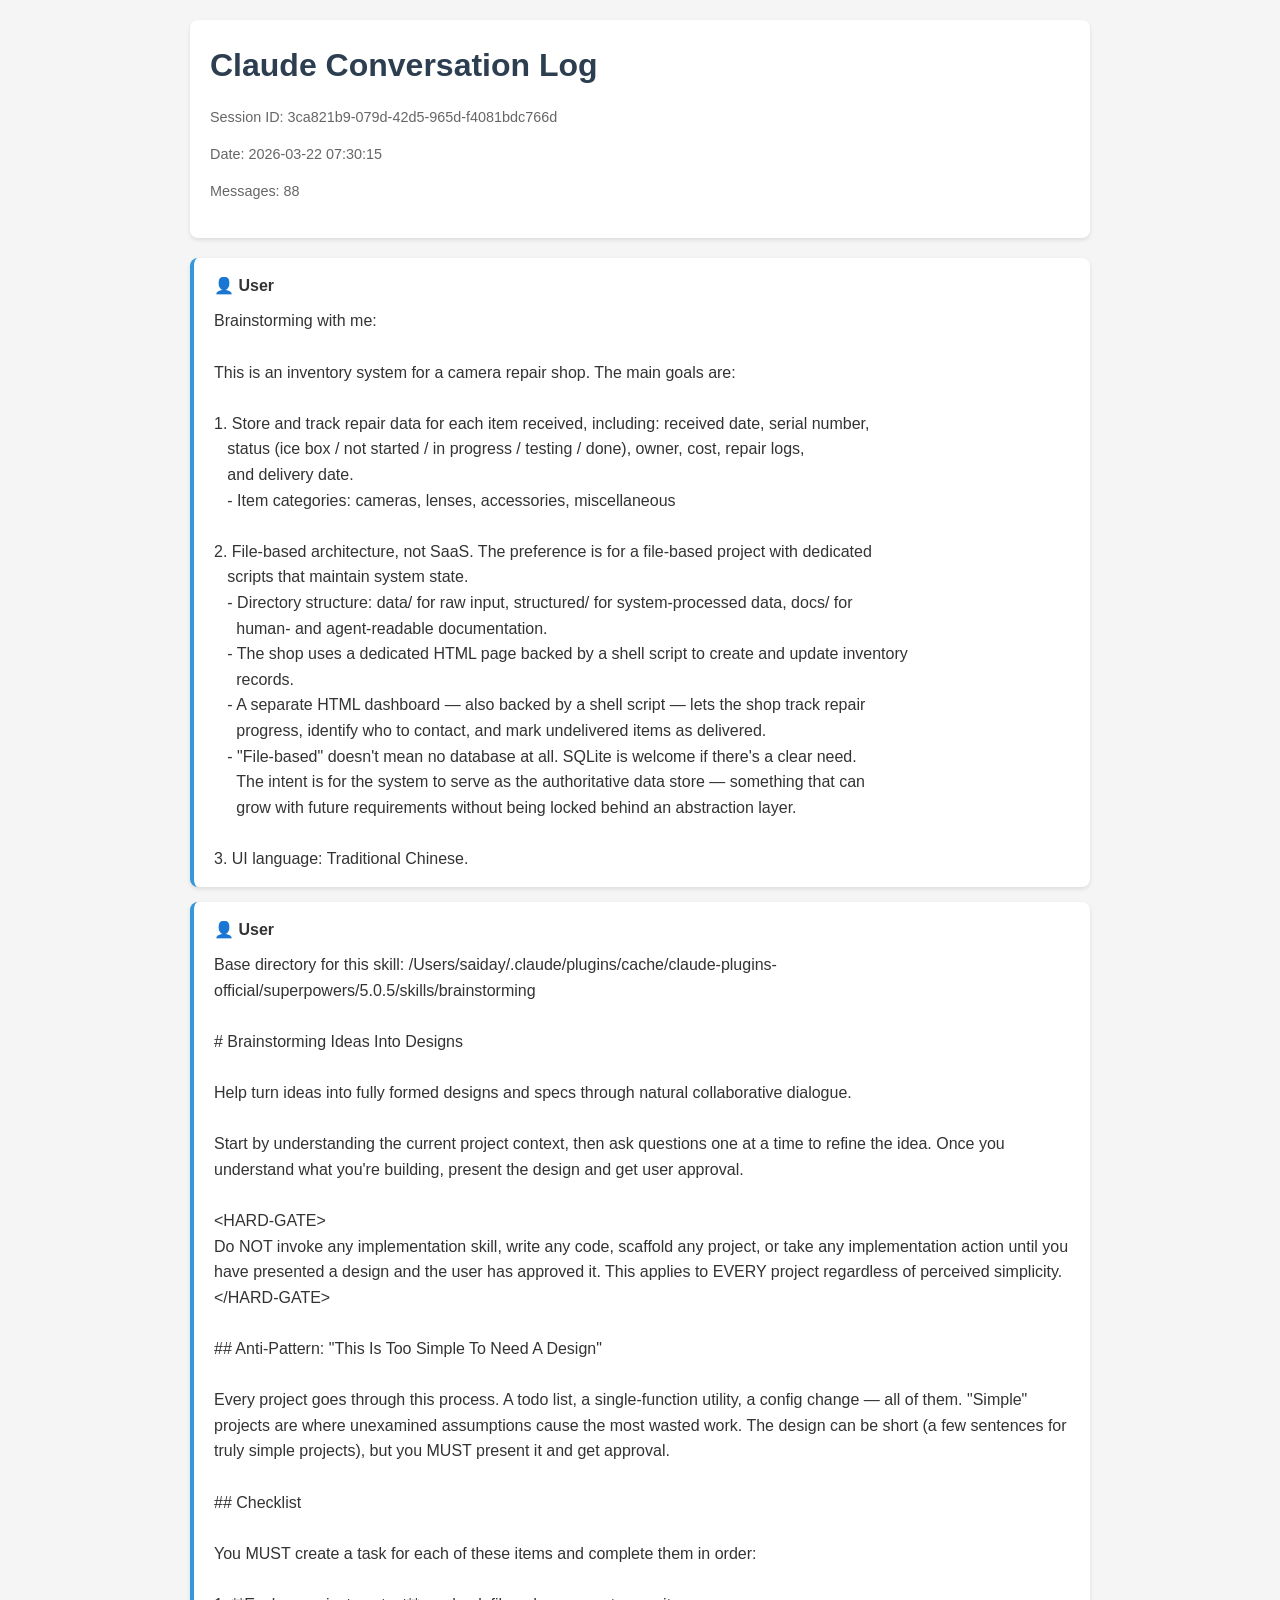
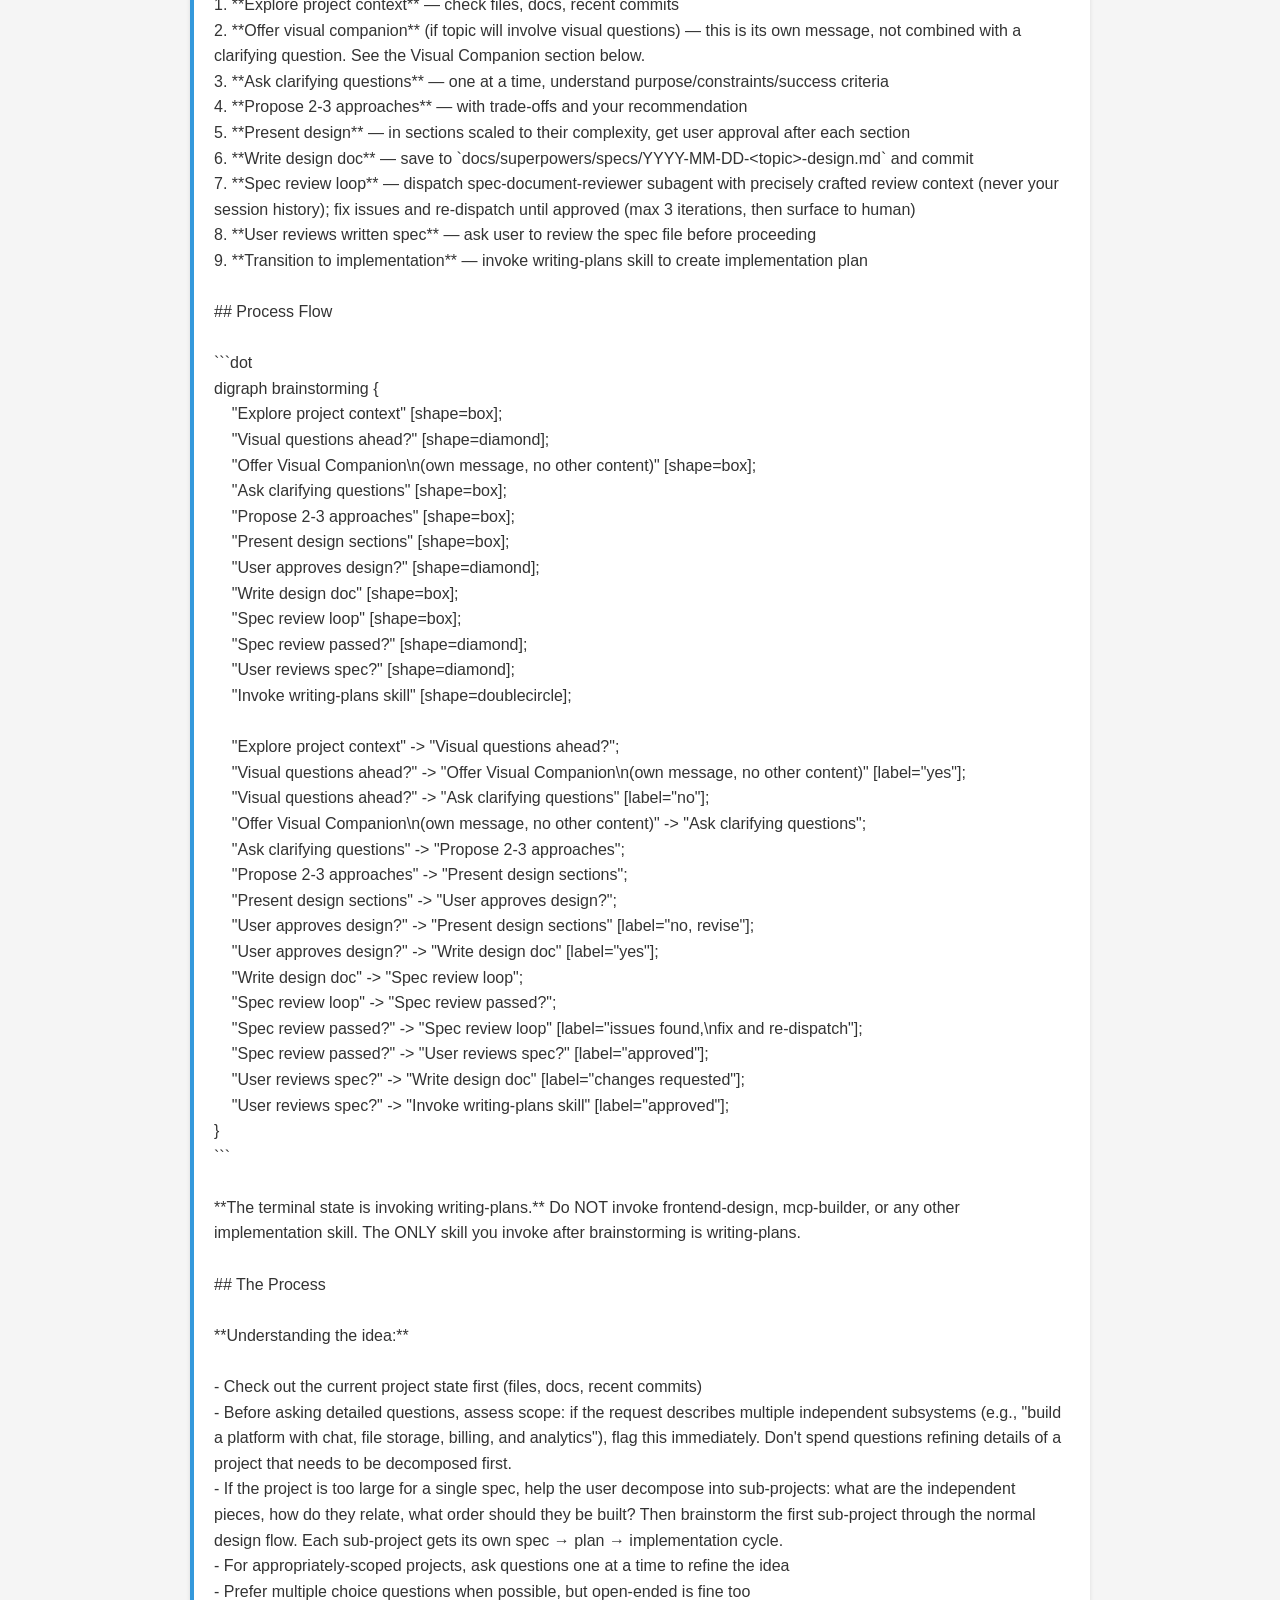
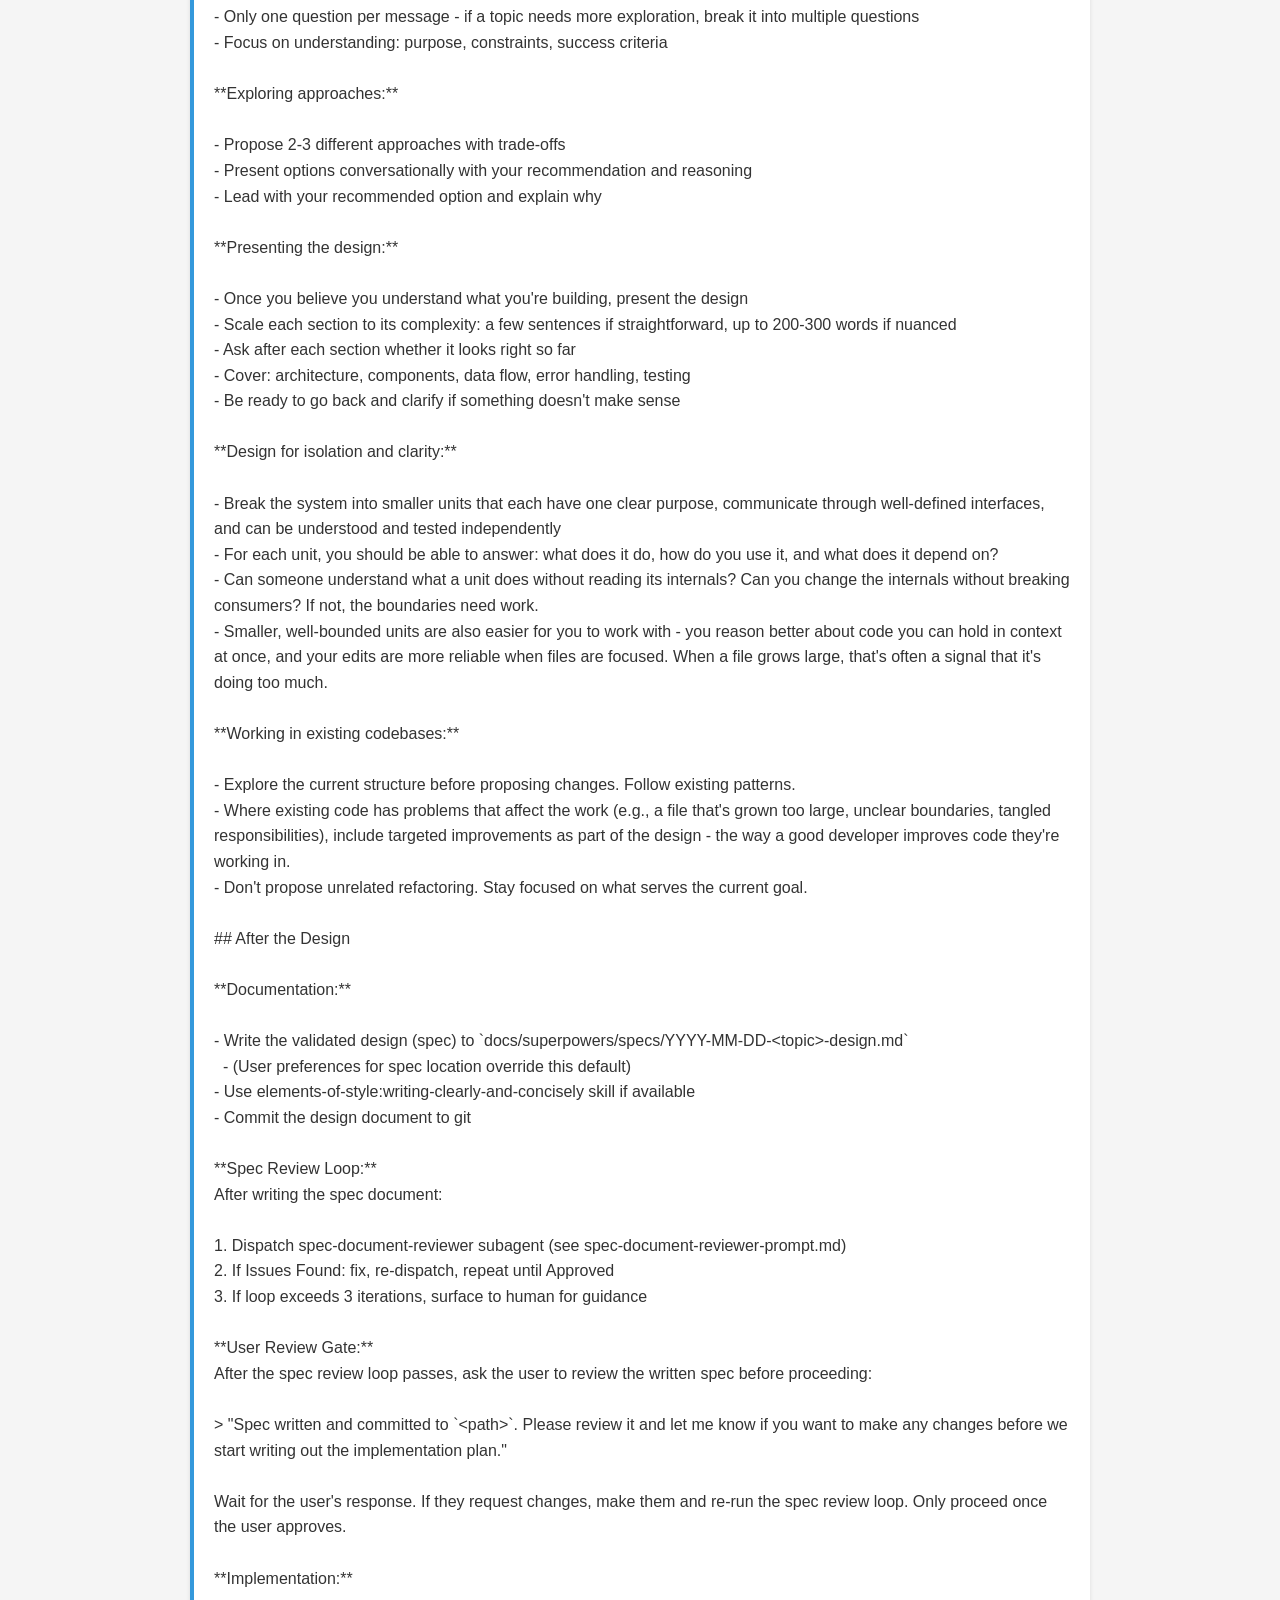
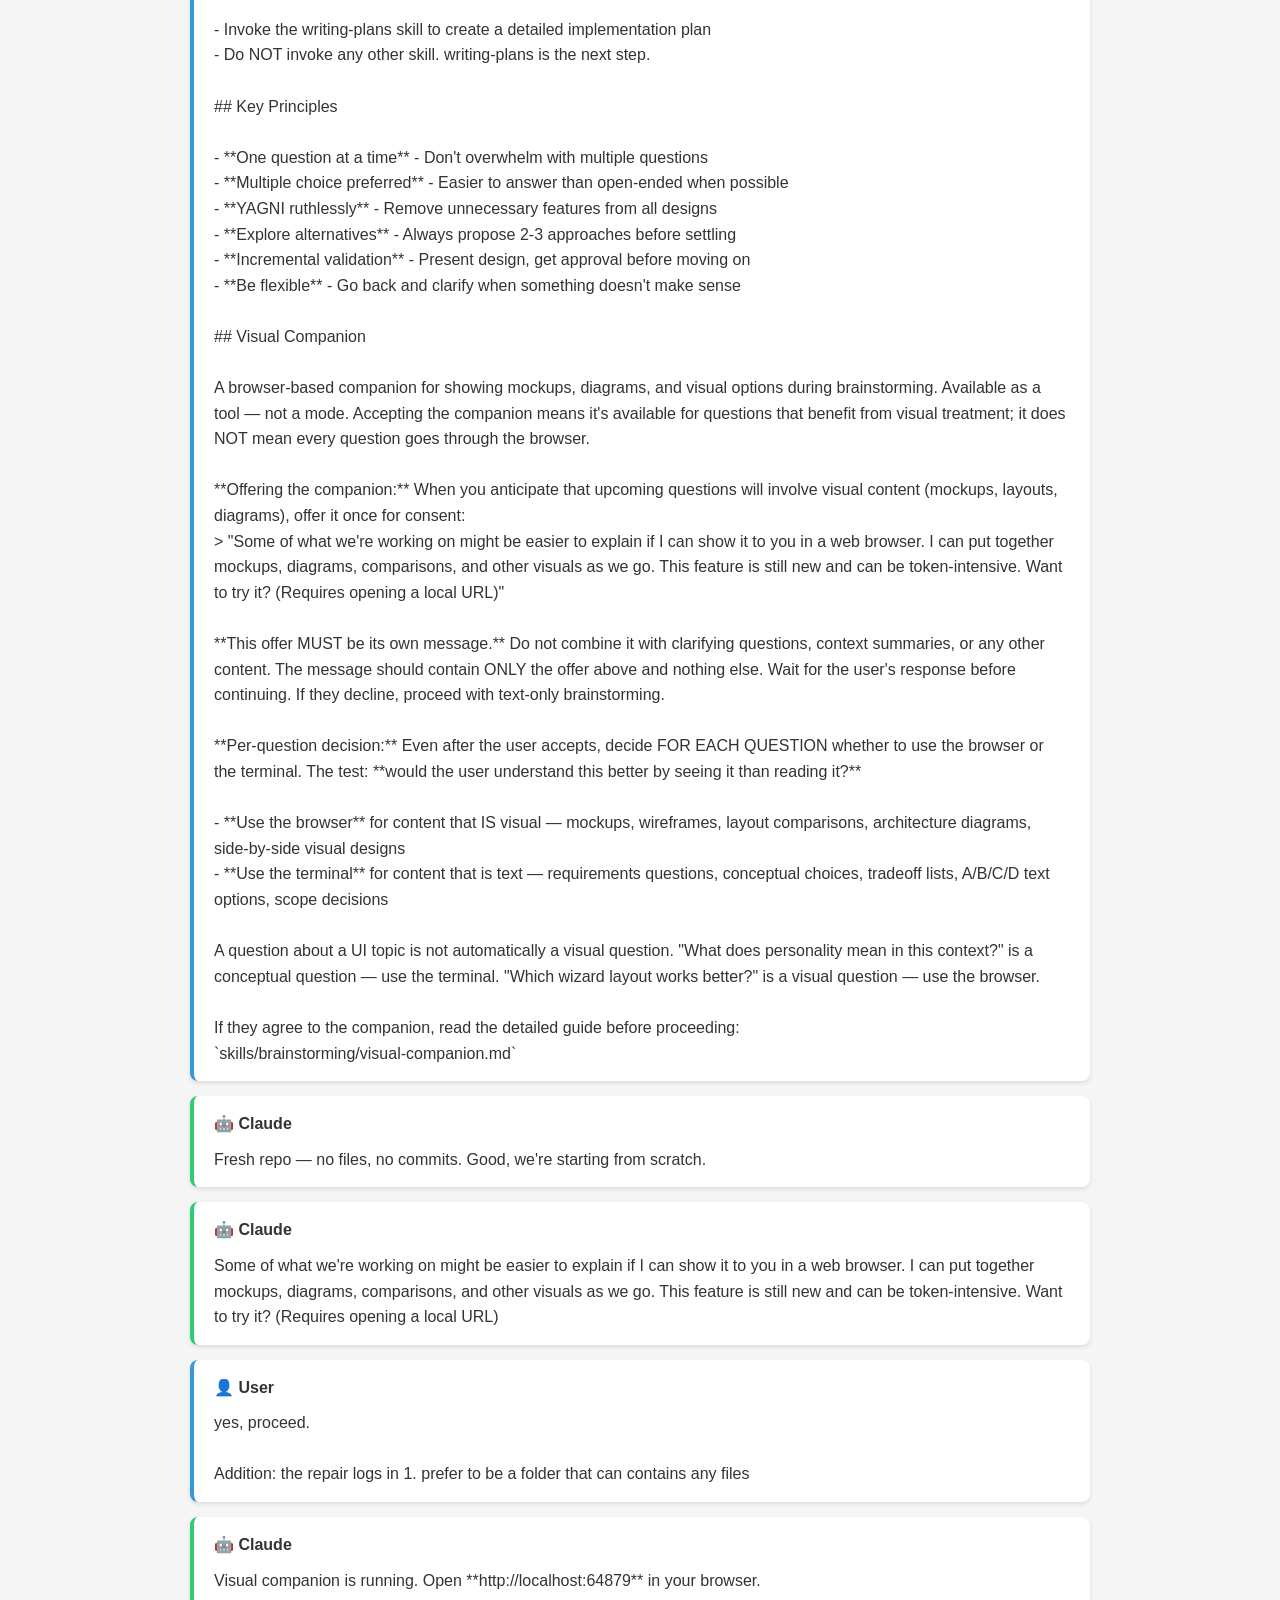
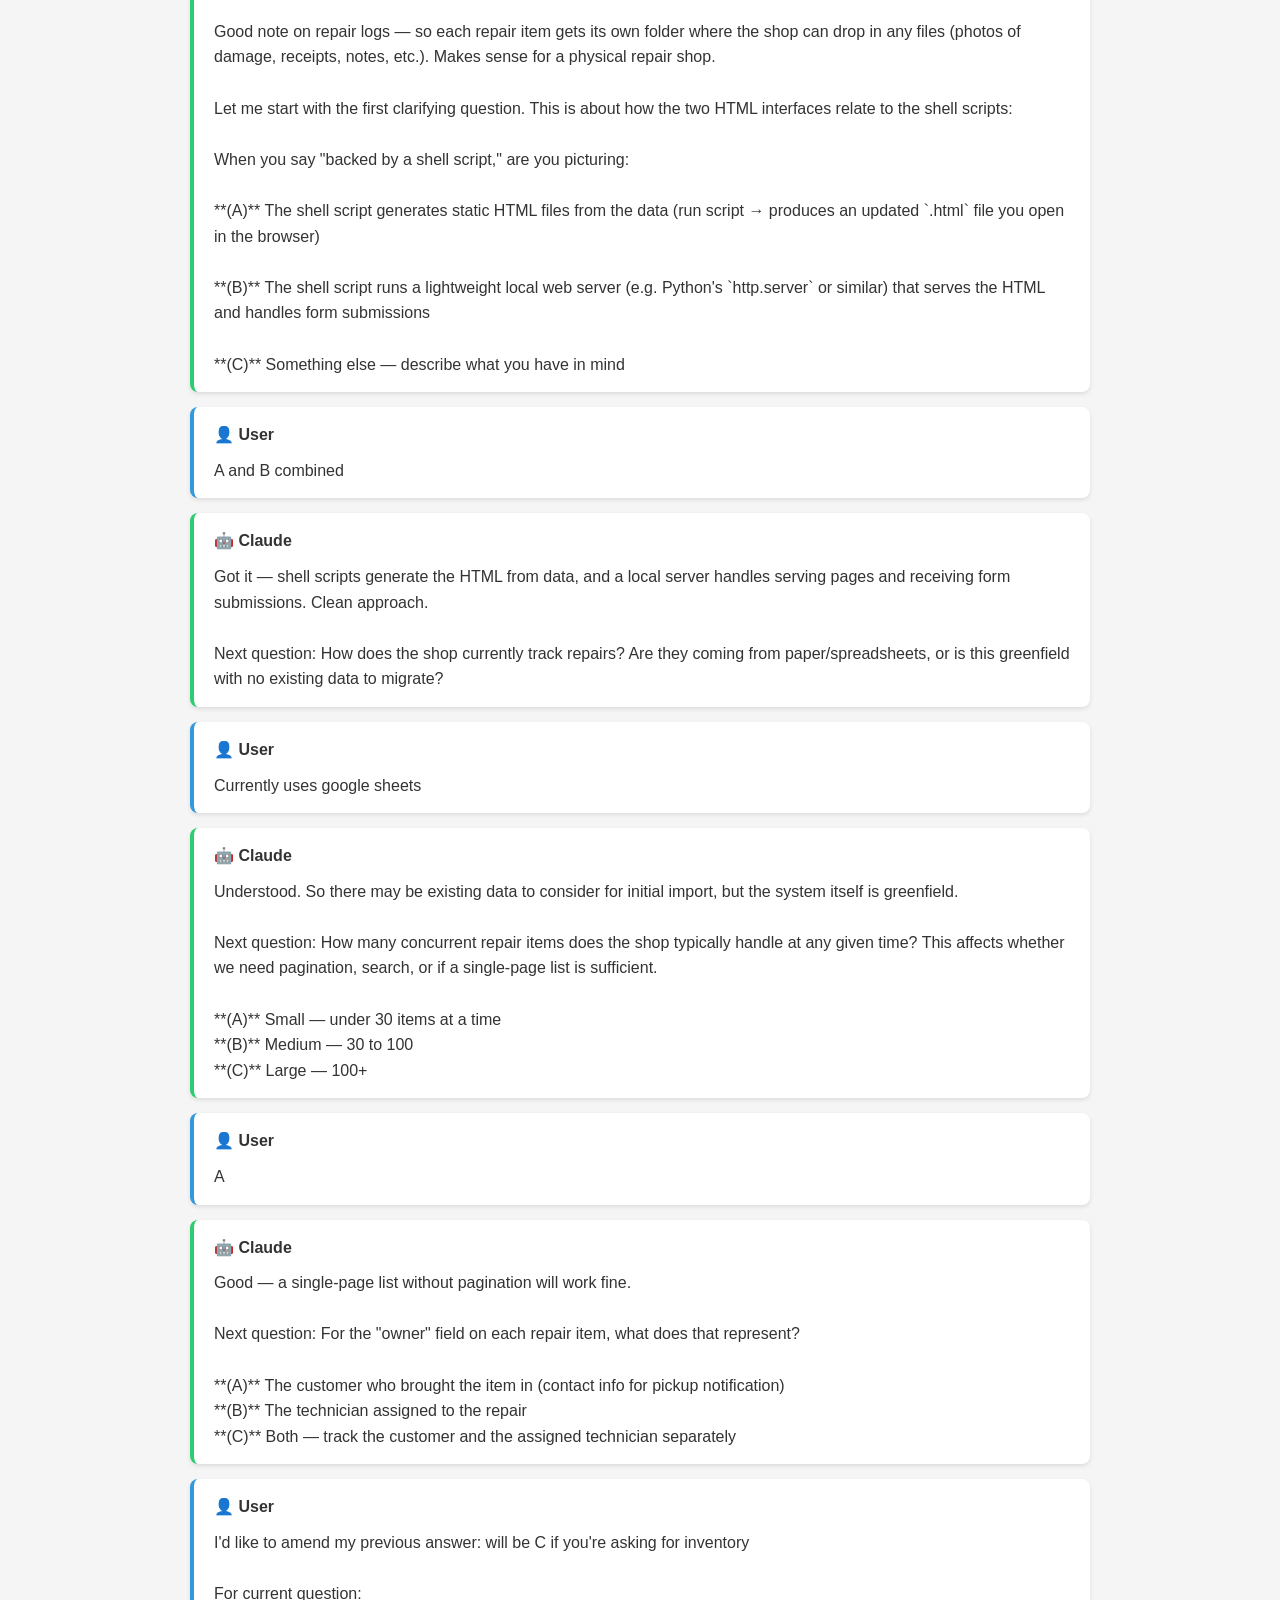
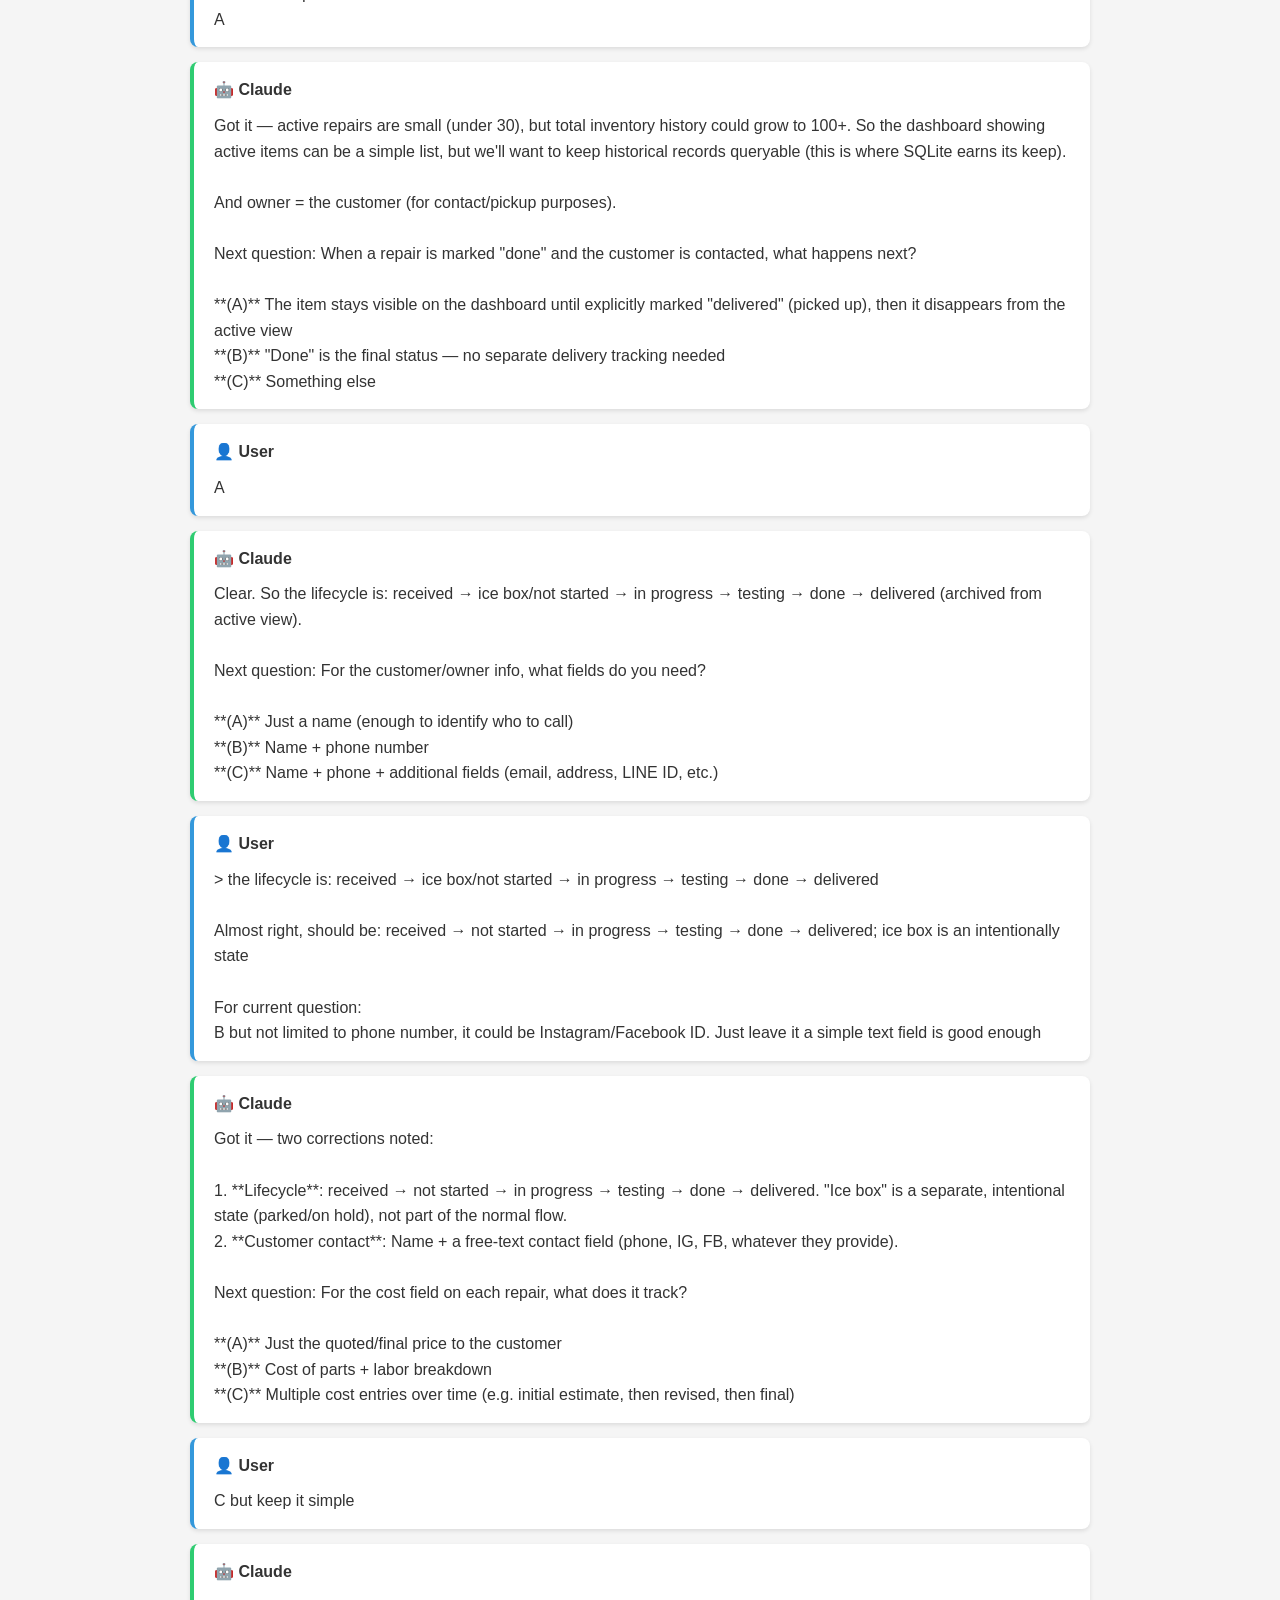
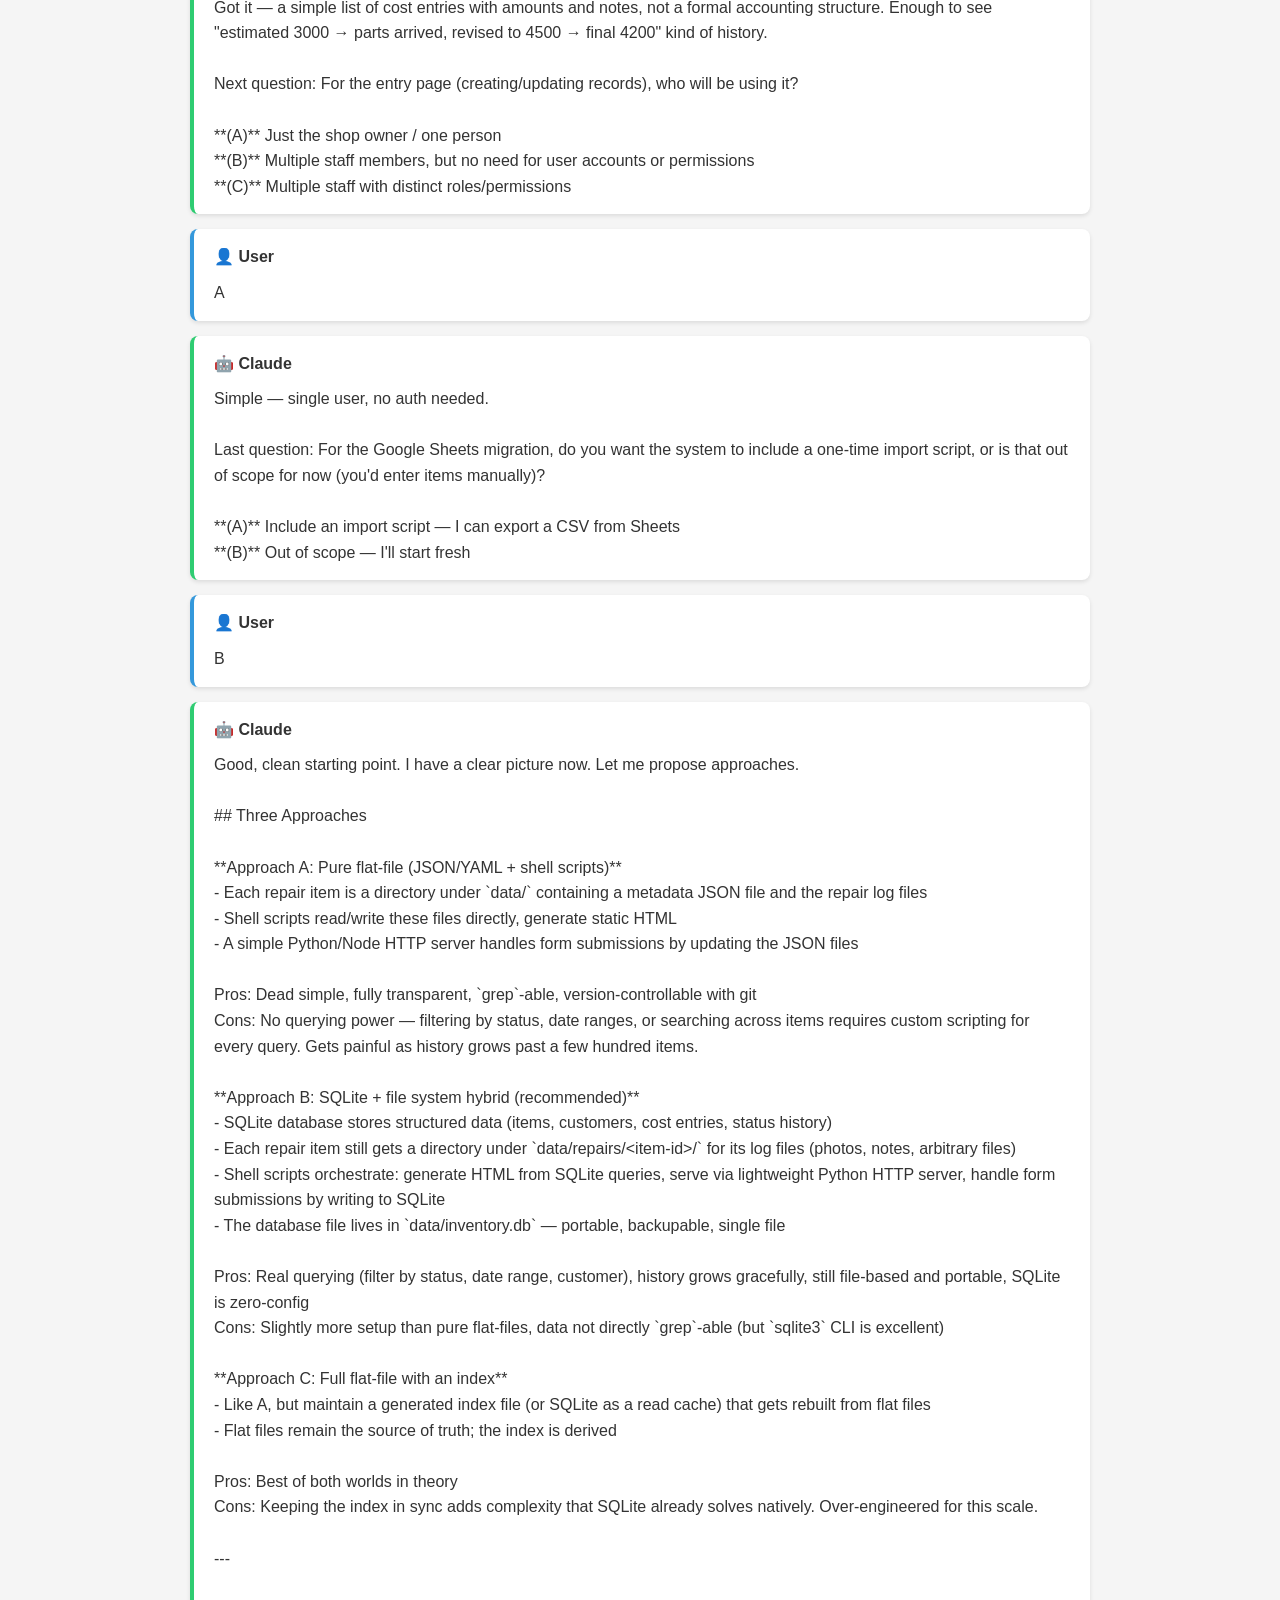
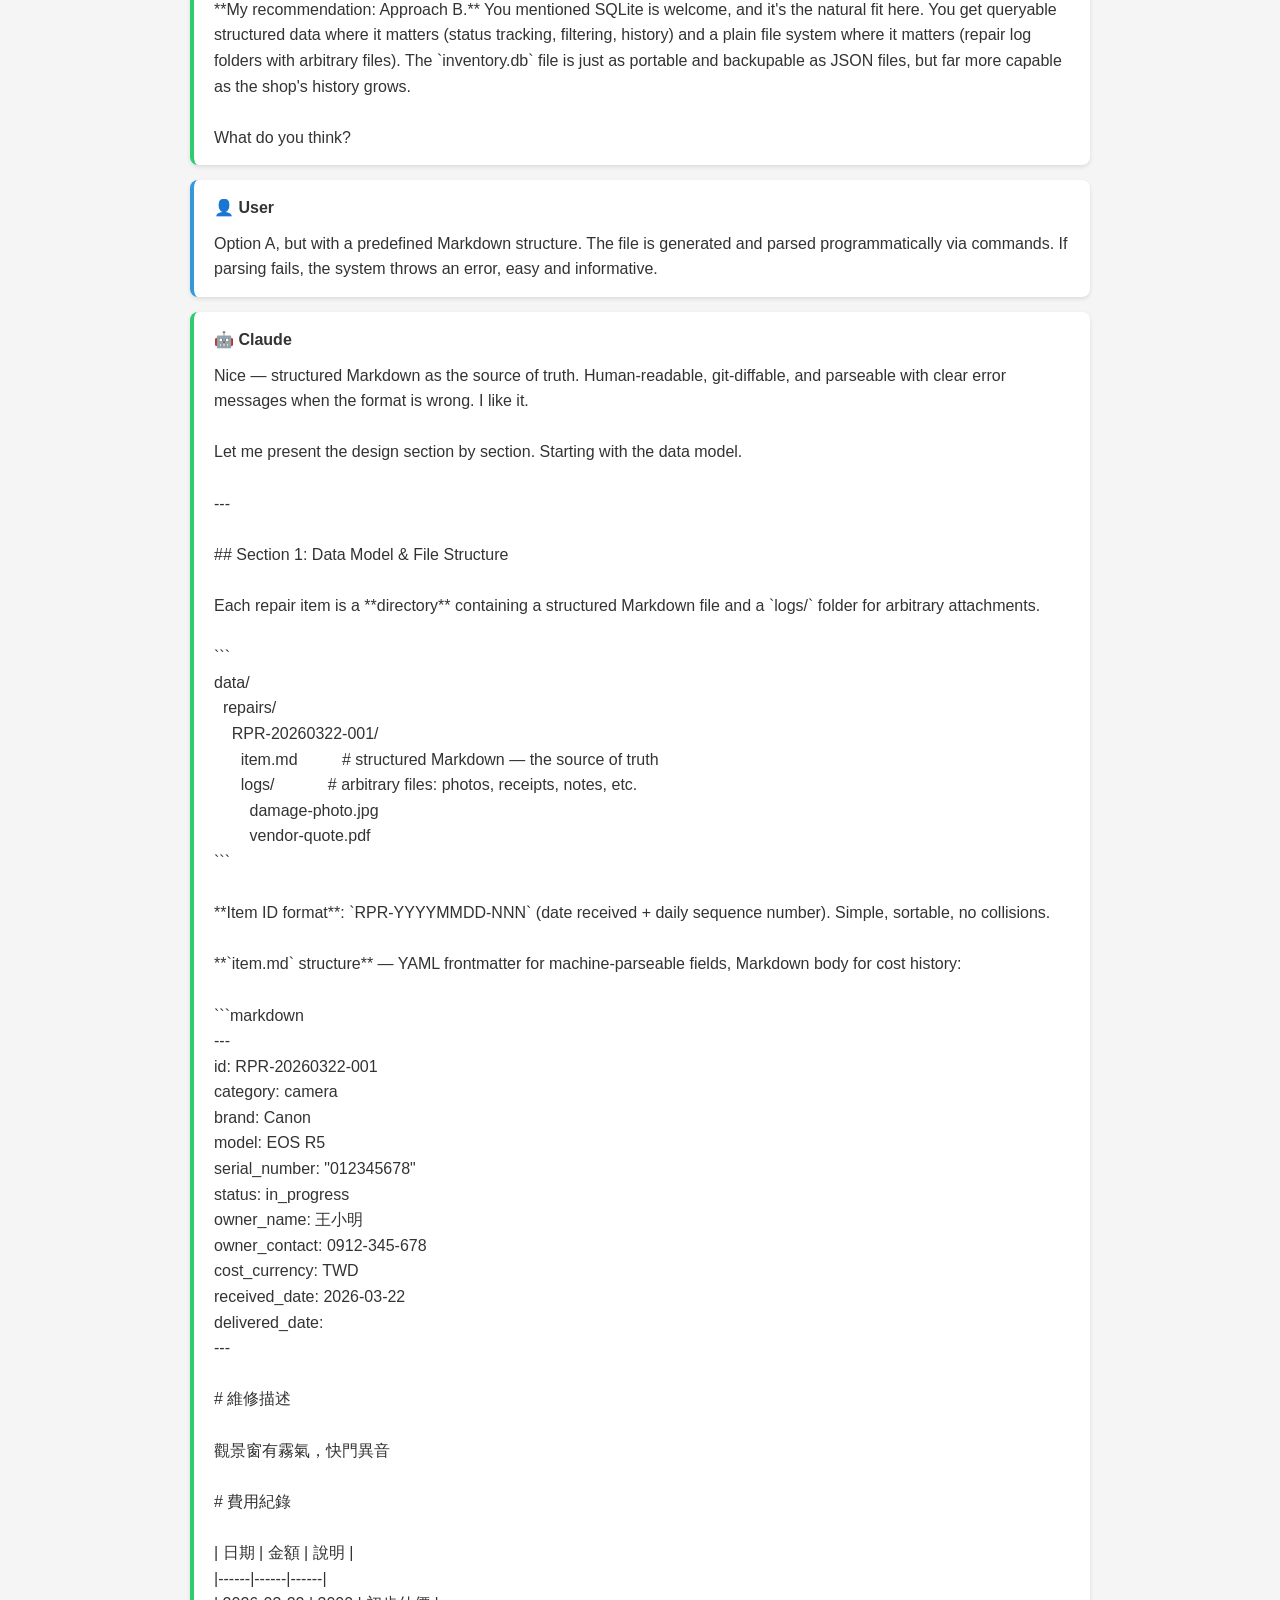
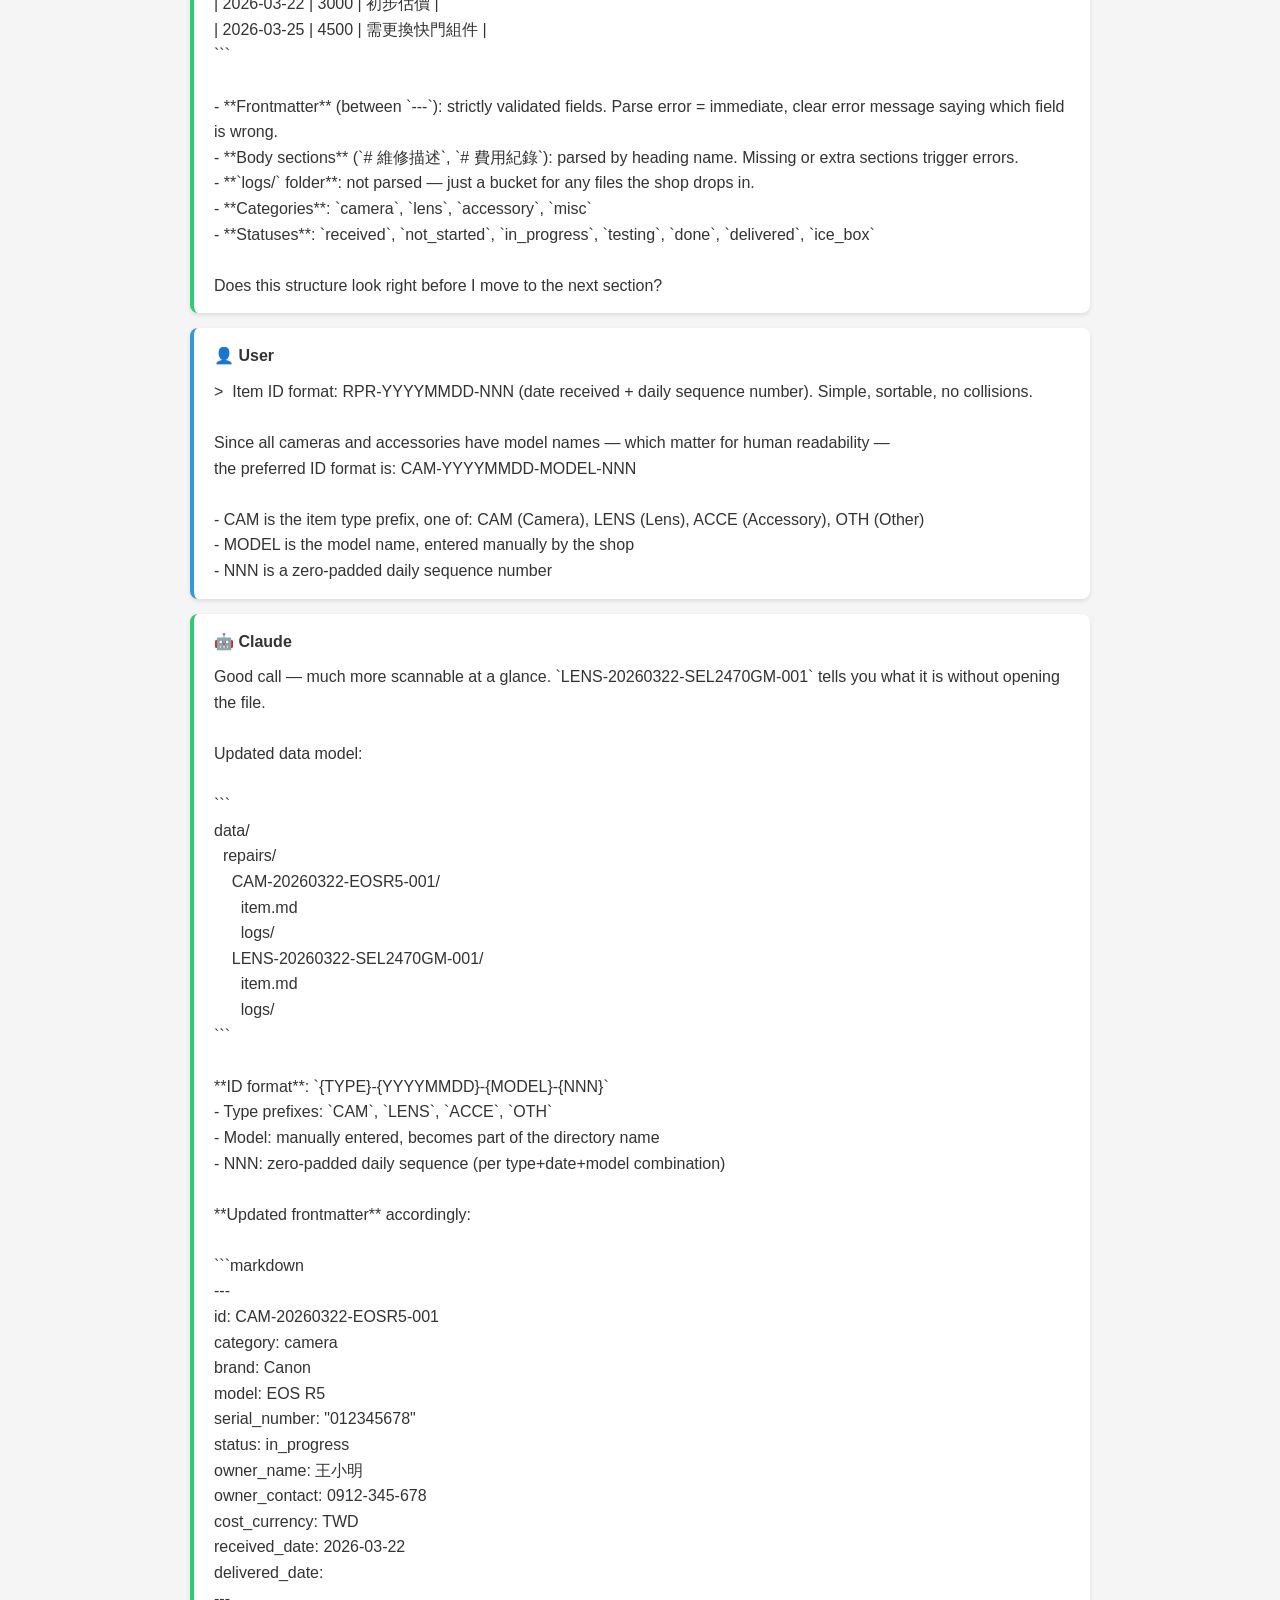
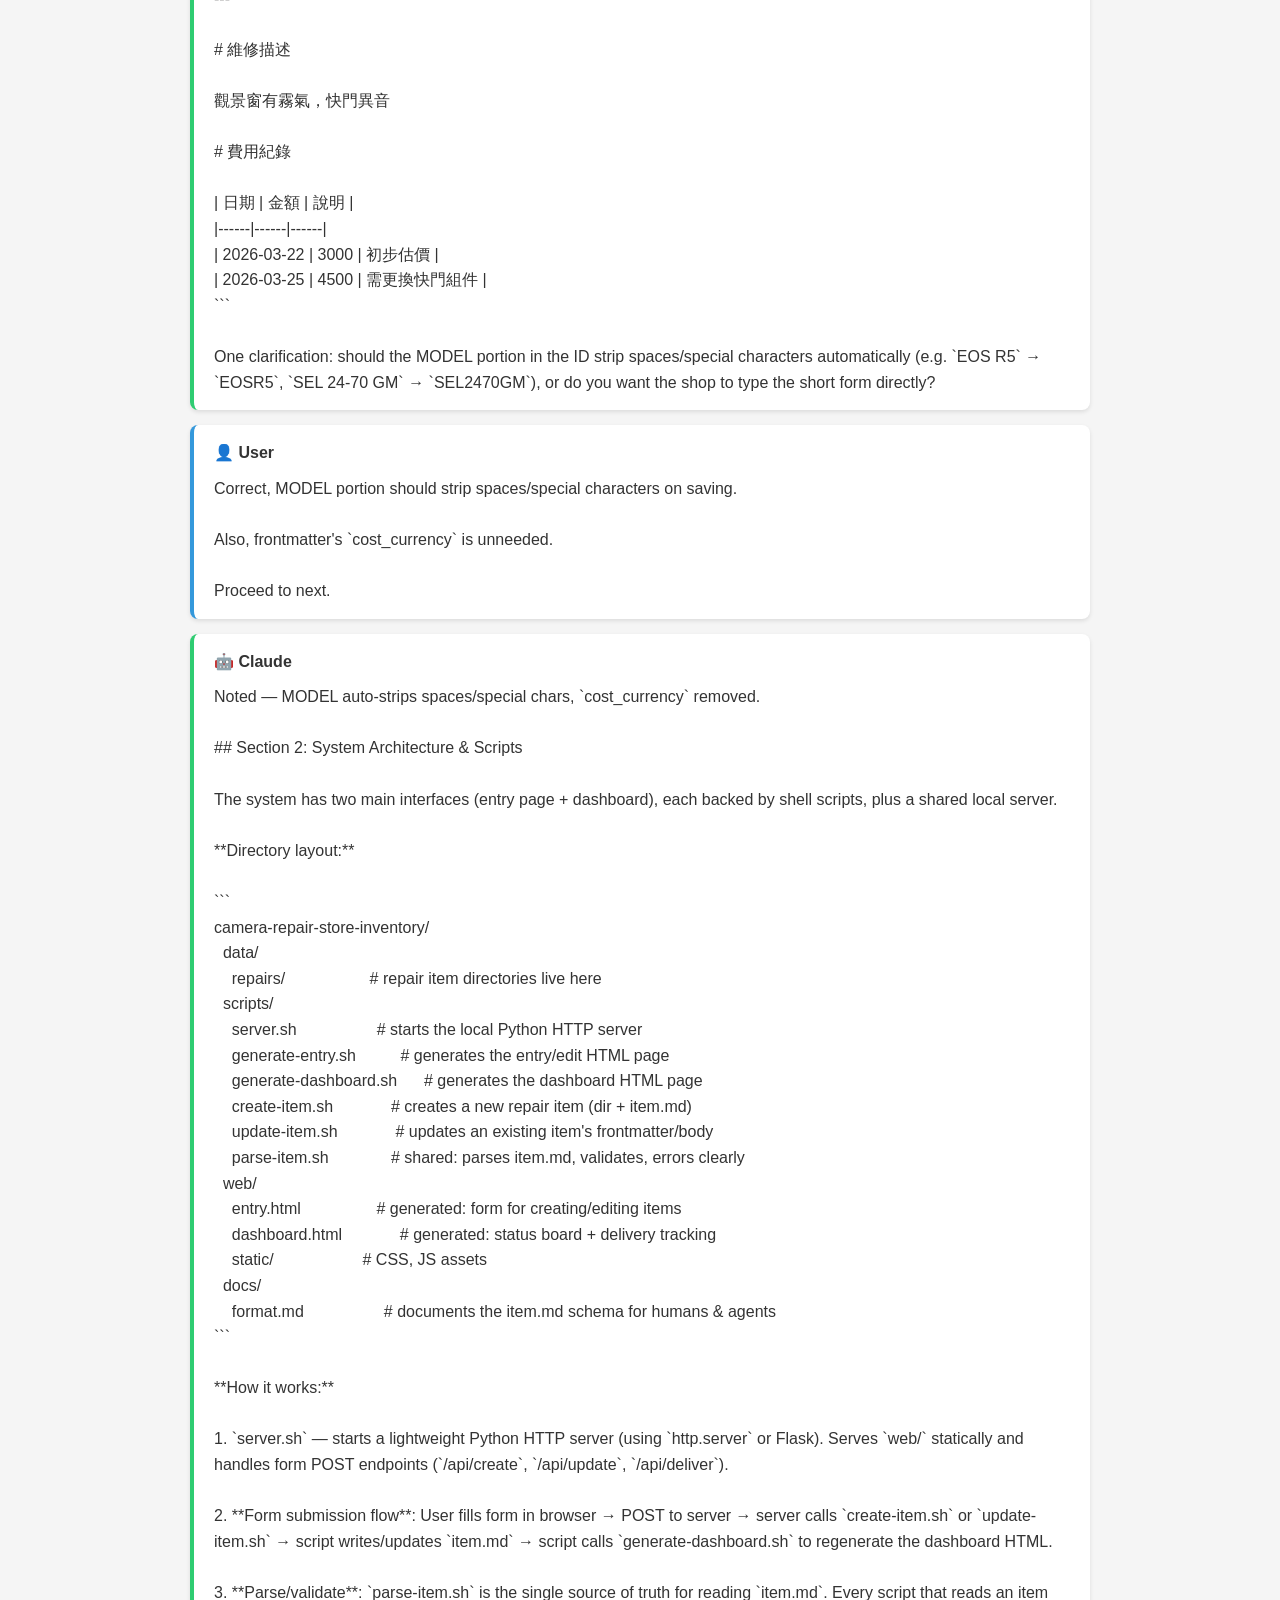
<file: Claude Conversations/claude-conversation-2026-03-22-3ca821b9.html>
<!DOCTYPE html>
<html lang="en">
<head>
    <meta charset="UTF-8">
    <meta name="viewport" content="width=device-width, initial-scale=1.0">
    <title>Claude Conversation - 3ca821b9</title>
    <style>
        body {
            font-family: -apple-system, BlinkMacSystemFont, 'Segoe UI', Roboto, sans-serif;
            line-height: 1.6;
            color: #333;
            max-width: 900px;
            margin: 0 auto;
            padding: 20px;
            background: #f5f5f5;
        }
        .header {
            background: white;
            padding: 20px;
            border-radius: 8px;
            margin-bottom: 20px;
            box-shadow: 0 2px 4px rgba(0,0,0,0.1);
        }
        h1 {
            color: #2c3e50;
            margin: 0 0 10px 0;
        }
        .metadata {
            color: #666;
            font-size: 0.9em;
        }
        .message {
            background: white;
            padding: 15px 20px;
            margin-bottom: 15px;
            border-radius: 8px;
            box-shadow: 0 2px 4px rgba(0,0,0,0.1);
        }
        .user {
            border-left: 4px solid #3498db;
        }
        .assistant {
            border-left: 4px solid #2ecc71;
        }
        .tool_use {
            border-left: 4px solid #f39c12;
            background: #fffbf0;
        }
        .tool_result {
            border-left: 4px solid #e74c3c;
            background: #fff5f5;
        }
        .system {
            border-left: 4px solid #95a5a6;
            background: #f8f9fa;
        }
        .role {
            font-weight: bold;
            margin-bottom: 10px;
            display: flex;
            align-items: center;
        }
        .content {
            white-space: pre-wrap;
            word-wrap: break-word;
        }
        pre {
            background: #f4f4f4;
            padding: 10px;
            border-radius: 4px;
            overflow-x: auto;
        }
        code {
            background: #f4f4f4;
            padding: 2px 4px;
            border-radius: 3px;
            font-family: 'Courier New', monospace;
        }
    </style>
</head>
<body>
    <div class="header">
        <h1>Claude Conversation Log</h1>
        <div class="metadata">
            <p>Session ID: 3ca821b9-079d-42d5-965d-f4081bdc766d</p>
            <p>Date: 2026-03-22 07:30:15</p>
            <p>Messages: 88</p>
        </div>
    </div>
    <div class="message user">
        <div class="role">👤 User</div>
        <div class="content">Brainstorming with me:

This is an inventory system for a camera repair shop. The main goals are:

1. Store and track repair data for each item received, including: received date, serial number,
   status (ice box / not started / in progress / testing / done), owner, cost, repair logs,
   and delivery date.
   - Item categories: cameras, lenses, accessories, miscellaneous

2. File-based architecture, not SaaS. The preference is for a file-based project with dedicated
   scripts that maintain system state.
   - Directory structure: data/ for raw input, structured/ for system-processed data, docs/ for
     human- and agent-readable documentation.
   - The shop uses a dedicated HTML page backed by a shell script to create and update inventory
     records.
   - A separate HTML dashboard — also backed by a shell script — lets the shop track repair
     progress, identify who to contact, and mark undelivered items as delivered.
   - "File-based" doesn't mean no database at all. SQLite is welcome if there's a clear need.
     The intent is for the system to serve as the authoritative data store — something that can
     grow with future requirements without being locked behind an abstraction layer.

3. UI language: Traditional Chinese.</div>
    </div>
    <div class="message user">
        <div class="role">👤 User</div>
        <div class="content">Base directory for this skill: /Users/saiday/.claude/plugins/cache/claude-plugins-official/superpowers/5.0.5/skills/brainstorming

# Brainstorming Ideas Into Designs

Help turn ideas into fully formed designs and specs through natural collaborative dialogue.

Start by understanding the current project context, then ask questions one at a time to refine the idea. Once you understand what you're building, present the design and get user approval.

&lt;HARD-GATE&gt;
Do NOT invoke any implementation skill, write any code, scaffold any project, or take any implementation action until you have presented a design and the user has approved it. This applies to EVERY project regardless of perceived simplicity.
&lt;/HARD-GATE&gt;

## Anti-Pattern: "This Is Too Simple To Need A Design"

Every project goes through this process. A todo list, a single-function utility, a config change — all of them. "Simple" projects are where unexamined assumptions cause the most wasted work. The design can be short (a few sentences for truly simple projects), but you MUST present it and get approval.

## Checklist

You MUST create a task for each of these items and complete them in order:

1. **Explore project context** — check files, docs, recent commits
2. **Offer visual companion** (if topic will involve visual questions) — this is its own message, not combined with a clarifying question. See the Visual Companion section below.
3. **Ask clarifying questions** — one at a time, understand purpose/constraints/success criteria
4. **Propose 2-3 approaches** — with trade-offs and your recommendation
5. **Present design** — in sections scaled to their complexity, get user approval after each section
6. **Write design doc** — save to `docs/superpowers/specs/YYYY-MM-DD-&lt;topic&gt;-design.md` and commit
7. **Spec review loop** — dispatch spec-document-reviewer subagent with precisely crafted review context (never your session history); fix issues and re-dispatch until approved (max 3 iterations, then surface to human)
8. **User reviews written spec** — ask user to review the spec file before proceeding
9. **Transition to implementation** — invoke writing-plans skill to create implementation plan

## Process Flow

```dot
digraph brainstorming {
    "Explore project context" [shape=box];
    "Visual questions ahead?" [shape=diamond];
    "Offer Visual Companion\n(own message, no other content)" [shape=box];
    "Ask clarifying questions" [shape=box];
    "Propose 2-3 approaches" [shape=box];
    "Present design sections" [shape=box];
    "User approves design?" [shape=diamond];
    "Write design doc" [shape=box];
    "Spec review loop" [shape=box];
    "Spec review passed?" [shape=diamond];
    "User reviews spec?" [shape=diamond];
    "Invoke writing-plans skill" [shape=doublecircle];

    "Explore project context" -&gt; "Visual questions ahead?";
    "Visual questions ahead?" -&gt; "Offer Visual Companion\n(own message, no other content)" [label="yes"];
    "Visual questions ahead?" -&gt; "Ask clarifying questions" [label="no"];
    "Offer Visual Companion\n(own message, no other content)" -&gt; "Ask clarifying questions";
    "Ask clarifying questions" -&gt; "Propose 2-3 approaches";
    "Propose 2-3 approaches" -&gt; "Present design sections";
    "Present design sections" -&gt; "User approves design?";
    "User approves design?" -&gt; "Present design sections" [label="no, revise"];
    "User approves design?" -&gt; "Write design doc" [label="yes"];
    "Write design doc" -&gt; "Spec review loop";
    "Spec review loop" -&gt; "Spec review passed?";
    "Spec review passed?" -&gt; "Spec review loop" [label="issues found,\nfix and re-dispatch"];
    "Spec review passed?" -&gt; "User reviews spec?" [label="approved"];
    "User reviews spec?" -&gt; "Write design doc" [label="changes requested"];
    "User reviews spec?" -&gt; "Invoke writing-plans skill" [label="approved"];
}
```

**The terminal state is invoking writing-plans.** Do NOT invoke frontend-design, mcp-builder, or any other implementation skill. The ONLY skill you invoke after brainstorming is writing-plans.

## The Process

**Understanding the idea:**

- Check out the current project state first (files, docs, recent commits)
- Before asking detailed questions, assess scope: if the request describes multiple independent subsystems (e.g., "build a platform with chat, file storage, billing, and analytics"), flag this immediately. Don't spend questions refining details of a project that needs to be decomposed first.
- If the project is too large for a single spec, help the user decompose into sub-projects: what are the independent pieces, how do they relate, what order should they be built? Then brainstorm the first sub-project through the normal design flow. Each sub-project gets its own spec → plan → implementation cycle.
- For appropriately-scoped projects, ask questions one at a time to refine the idea
- Prefer multiple choice questions when possible, but open-ended is fine too
- Only one question per message - if a topic needs more exploration, break it into multiple questions
- Focus on understanding: purpose, constraints, success criteria

**Exploring approaches:**

- Propose 2-3 different approaches with trade-offs
- Present options conversationally with your recommendation and reasoning
- Lead with your recommended option and explain why

**Presenting the design:**

- Once you believe you understand what you're building, present the design
- Scale each section to its complexity: a few sentences if straightforward, up to 200-300 words if nuanced
- Ask after each section whether it looks right so far
- Cover: architecture, components, data flow, error handling, testing
- Be ready to go back and clarify if something doesn't make sense

**Design for isolation and clarity:**

- Break the system into smaller units that each have one clear purpose, communicate through well-defined interfaces, and can be understood and tested independently
- For each unit, you should be able to answer: what does it do, how do you use it, and what does it depend on?
- Can someone understand what a unit does without reading its internals? Can you change the internals without breaking consumers? If not, the boundaries need work.
- Smaller, well-bounded units are also easier for you to work with - you reason better about code you can hold in context at once, and your edits are more reliable when files are focused. When a file grows large, that's often a signal that it's doing too much.

**Working in existing codebases:**

- Explore the current structure before proposing changes. Follow existing patterns.
- Where existing code has problems that affect the work (e.g., a file that's grown too large, unclear boundaries, tangled responsibilities), include targeted improvements as part of the design - the way a good developer improves code they're working in.
- Don't propose unrelated refactoring. Stay focused on what serves the current goal.

## After the Design

**Documentation:**

- Write the validated design (spec) to `docs/superpowers/specs/YYYY-MM-DD-&lt;topic&gt;-design.md`
  - (User preferences for spec location override this default)
- Use elements-of-style:writing-clearly-and-concisely skill if available
- Commit the design document to git

**Spec Review Loop:**
After writing the spec document:

1. Dispatch spec-document-reviewer subagent (see spec-document-reviewer-prompt.md)
2. If Issues Found: fix, re-dispatch, repeat until Approved
3. If loop exceeds 3 iterations, surface to human for guidance

**User Review Gate:**
After the spec review loop passes, ask the user to review the written spec before proceeding:

&gt; "Spec written and committed to `&lt;path&gt;`. Please review it and let me know if you want to make any changes before we start writing out the implementation plan."

Wait for the user's response. If they request changes, make them and re-run the spec review loop. Only proceed once the user approves.

**Implementation:**

- Invoke the writing-plans skill to create a detailed implementation plan
- Do NOT invoke any other skill. writing-plans is the next step.

## Key Principles

- **One question at a time** - Don't overwhelm with multiple questions
- **Multiple choice preferred** - Easier to answer than open-ended when possible
- **YAGNI ruthlessly** - Remove unnecessary features from all designs
- **Explore alternatives** - Always propose 2-3 approaches before settling
- **Incremental validation** - Present design, get approval before moving on
- **Be flexible** - Go back and clarify when something doesn't make sense

## Visual Companion

A browser-based companion for showing mockups, diagrams, and visual options during brainstorming. Available as a tool — not a mode. Accepting the companion means it's available for questions that benefit from visual treatment; it does NOT mean every question goes through the browser.

**Offering the companion:** When you anticipate that upcoming questions will involve visual content (mockups, layouts, diagrams), offer it once for consent:
&gt; "Some of what we're working on might be easier to explain if I can show it to you in a web browser. I can put together mockups, diagrams, comparisons, and other visuals as we go. This feature is still new and can be token-intensive. Want to try it? (Requires opening a local URL)"

**This offer MUST be its own message.** Do not combine it with clarifying questions, context summaries, or any other content. The message should contain ONLY the offer above and nothing else. Wait for the user's response before continuing. If they decline, proceed with text-only brainstorming.

**Per-question decision:** Even after the user accepts, decide FOR EACH QUESTION whether to use the browser or the terminal. The test: **would the user understand this better by seeing it than reading it?**

- **Use the browser** for content that IS visual — mockups, wireframes, layout comparisons, architecture diagrams, side-by-side visual designs
- **Use the terminal** for content that is text — requirements questions, conceptual choices, tradeoff lists, A/B/C/D text options, scope decisions

A question about a UI topic is not automatically a visual question. "What does personality mean in this context?" is a conceptual question — use the terminal. "Which wizard layout works better?" is a visual question — use the browser.

If they agree to the companion, read the detailed guide before proceeding:
`skills/brainstorming/visual-companion.md`
</div>
    </div>
    <div class="message assistant">
        <div class="role">🤖 Claude</div>
        <div class="content">Fresh repo — no files, no commits. Good, we're starting from scratch.</div>
    </div>
    <div class="message assistant">
        <div class="role">🤖 Claude</div>
        <div class="content">Some of what we're working on might be easier to explain if I can show it to you in a web browser. I can put together mockups, diagrams, comparisons, and other visuals as we go. This feature is still new and can be token-intensive. Want to try it? (Requires opening a local URL)</div>
    </div>
    <div class="message user">
        <div class="role">👤 User</div>
        <div class="content">yes, proceed.

Addition: the repair logs in 1. prefer to be a folder that can contains any files</div>
    </div>
    <div class="message assistant">
        <div class="role">🤖 Claude</div>
        <div class="content">Visual companion is running. Open **http://localhost:64879** in your browser.

Good note on repair logs — so each repair item gets its own folder where the shop can drop in any files (photos of damage, receipts, notes, etc.). Makes sense for a physical repair shop.

Let me start with the first clarifying question. This is about how the two HTML interfaces relate to the shell scripts:

When you say "backed by a shell script," are you picturing:

**(A)** The shell script generates static HTML files from the data (run script → produces an updated `.html` file you open in the browser)

**(B)** The shell script runs a lightweight local web server (e.g. Python's `http.server` or similar) that serves the HTML and handles form submissions

**(C)** Something else — describe what you have in mind</div>
    </div>
    <div class="message user">
        <div class="role">👤 User</div>
        <div class="content">A and B combined</div>
    </div>
    <div class="message assistant">
        <div class="role">🤖 Claude</div>
        <div class="content">Got it — shell scripts generate the HTML from data, and a local server handles serving pages and receiving form submissions. Clean approach.

Next question: How does the shop currently track repairs? Are they coming from paper/spreadsheets, or is this greenfield with no existing data to migrate?</div>
    </div>
    <div class="message user">
        <div class="role">👤 User</div>
        <div class="content">Currently uses google sheets</div>
    </div>
    <div class="message assistant">
        <div class="role">🤖 Claude</div>
        <div class="content">Understood. So there may be existing data to consider for initial import, but the system itself is greenfield.

Next question: How many concurrent repair items does the shop typically handle at any given time? This affects whether we need pagination, search, or if a single-page list is sufficient.

**(A)** Small — under 30 items at a time
**(B)** Medium — 30 to 100
**(C)** Large — 100+</div>
    </div>
    <div class="message user">
        <div class="role">👤 User</div>
        <div class="content">A</div>
    </div>
    <div class="message assistant">
        <div class="role">🤖 Claude</div>
        <div class="content">Good — a single-page list without pagination will work fine.

Next question: For the "owner" field on each repair item, what does that represent?

**(A)** The customer who brought the item in (contact info for pickup notification)
**(B)** The technician assigned to the repair
**(C)** Both — track the customer and the assigned technician separately</div>
    </div>
    <div class="message user">
        <div class="role">👤 User</div>
        <div class="content">I'd like to amend my previous answer: will be C if you're asking for inventory

For current question:
A</div>
    </div>
    <div class="message assistant">
        <div class="role">🤖 Claude</div>
        <div class="content">Got it — active repairs are small (under 30), but total inventory history could grow to 100+. So the dashboard showing active items can be a simple list, but we'll want to keep historical records queryable (this is where SQLite earns its keep).

And owner = the customer (for contact/pickup purposes).

Next question: When a repair is marked "done" and the customer is contacted, what happens next?

**(A)** The item stays visible on the dashboard until explicitly marked "delivered" (picked up), then it disappears from the active view
**(B)** "Done" is the final status — no separate delivery tracking needed
**(C)** Something else</div>
    </div>
    <div class="message user">
        <div class="role">👤 User</div>
        <div class="content">A</div>
    </div>
    <div class="message assistant">
        <div class="role">🤖 Claude</div>
        <div class="content">Clear. So the lifecycle is: received → ice box/not started → in progress → testing → done → delivered (archived from active view).

Next question: For the customer/owner info, what fields do you need?

**(A)** Just a name (enough to identify who to call)
**(B)** Name + phone number
**(C)** Name + phone + additional fields (email, address, LINE ID, etc.)</div>
    </div>
    <div class="message user">
        <div class="role">👤 User</div>
        <div class="content">&gt; the lifecycle is: received → ice box/not started → in progress → testing → done → delivered

Almost right, should be: received → not started → in progress → testing → done → delivered; ice box is an intentionally state

For current question:
B but not limited to phone number, it could be Instagram/Facebook ID. Just leave it a simple text field is good enough</div>
    </div>
    <div class="message assistant">
        <div class="role">🤖 Claude</div>
        <div class="content">Got it — two corrections noted:

1. **Lifecycle**: received → not started → in progress → testing → done → delivered. "Ice box" is a separate, intentional state (parked/on hold), not part of the normal flow.
2. **Customer contact**: Name + a free-text contact field (phone, IG, FB, whatever they provide).

Next question: For the cost field on each repair, what does it track?

**(A)** Just the quoted/final price to the customer
**(B)** Cost of parts + labor breakdown
**(C)** Multiple cost entries over time (e.g. initial estimate, then revised, then final)</div>
    </div>
    <div class="message user">
        <div class="role">👤 User</div>
        <div class="content">C but keep it simple</div>
    </div>
    <div class="message assistant">
        <div class="role">🤖 Claude</div>
        <div class="content">Got it — a simple list of cost entries with amounts and notes, not a formal accounting structure. Enough to see "estimated 3000 → parts arrived, revised to 4500 → final 4200" kind of history.

Next question: For the entry page (creating/updating records), who will be using it?

**(A)** Just the shop owner / one person
**(B)** Multiple staff members, but no need for user accounts or permissions
**(C)** Multiple staff with distinct roles/permissions</div>
    </div>
    <div class="message user">
        <div class="role">👤 User</div>
        <div class="content">A</div>
    </div>
    <div class="message assistant">
        <div class="role">🤖 Claude</div>
        <div class="content">Simple — single user, no auth needed.

Last question: For the Google Sheets migration, do you want the system to include a one-time import script, or is that out of scope for now (you'd enter items manually)?

**(A)** Include an import script — I can export a CSV from Sheets
**(B)** Out of scope — I'll start fresh</div>
    </div>
    <div class="message user">
        <div class="role">👤 User</div>
        <div class="content">B</div>
    </div>
    <div class="message assistant">
        <div class="role">🤖 Claude</div>
        <div class="content">Good, clean starting point. I have a clear picture now. Let me propose approaches.

## Three Approaches

**Approach A: Pure flat-file (JSON/YAML + shell scripts)**
- Each repair item is a directory under `data/` containing a metadata JSON file and the repair log files
- Shell scripts read/write these files directly, generate static HTML
- A simple Python/Node HTTP server handles form submissions by updating the JSON files

Pros: Dead simple, fully transparent, `grep`-able, version-controllable with git
Cons: No querying power — filtering by status, date ranges, or searching across items requires custom scripting for every query. Gets painful as history grows past a few hundred items.

**Approach B: SQLite + file system hybrid (recommended)**
- SQLite database stores structured data (items, customers, cost entries, status history)
- Each repair item still gets a directory under `data/repairs/&lt;item-id&gt;/` for its log files (photos, notes, arbitrary files)
- Shell scripts orchestrate: generate HTML from SQLite queries, serve via lightweight Python HTTP server, handle form submissions by writing to SQLite
- The database file lives in `data/inventory.db` — portable, backupable, single file

Pros: Real querying (filter by status, date range, customer), history grows gracefully, still file-based and portable, SQLite is zero-config
Cons: Slightly more setup than pure flat-files, data not directly `grep`-able (but `sqlite3` CLI is excellent)

**Approach C: Full flat-file with an index**
- Like A, but maintain a generated index file (or SQLite as a read cache) that gets rebuilt from flat files
- Flat files remain the source of truth; the index is derived

Pros: Best of both worlds in theory
Cons: Keeping the index in sync adds complexity that SQLite already solves natively. Over-engineered for this scale.

---

**My recommendation: Approach B.** You mentioned SQLite is welcome, and it's the natural fit here. You get queryable structured data where it matters (status tracking, filtering, history) and a plain file system where it matters (repair log folders with arbitrary files). The `inventory.db` file is just as portable and backupable as JSON files, but far more capable as the shop's history grows.

What do you think?</div>
    </div>
    <div class="message user">
        <div class="role">👤 User</div>
        <div class="content">Option A, but with a predefined Markdown structure. The file is generated and parsed programmatically via commands. If parsing fails, the system throws an error, easy and informative.</div>
    </div>
    <div class="message assistant">
        <div class="role">🤖 Claude</div>
        <div class="content">Nice — structured Markdown as the source of truth. Human-readable, git-diffable, and parseable with clear error messages when the format is wrong. I like it.

Let me present the design section by section. Starting with the data model.

---

## Section 1: Data Model &amp; File Structure

Each repair item is a **directory** containing a structured Markdown file and a `logs/` folder for arbitrary attachments.

```
data/
  repairs/
    RPR-20260322-001/
      item.md          # structured Markdown — the source of truth
      logs/            # arbitrary files: photos, receipts, notes, etc.
        damage-photo.jpg
        vendor-quote.pdf
```

**Item ID format**: `RPR-YYYYMMDD-NNN` (date received + daily sequence number). Simple, sortable, no collisions.

**`item.md` structure** — YAML frontmatter for machine-parseable fields, Markdown body for cost history:

```markdown
---
id: RPR-20260322-001
category: camera
brand: Canon
model: EOS R5
serial_number: "012345678"
status: in_progress
owner_name: 王小明
owner_contact: 0912-345-678
cost_currency: TWD
received_date: 2026-03-22
delivered_date:
---

# 維修描述

觀景窗有霧氣，快門異音

# 費用紀錄

| 日期 | 金額 | 說明 |
|------|------|------|
| 2026-03-22 | 3000 | 初步估價 |
| 2026-03-25 | 4500 | 需更換快門組件 |
```

- **Frontmatter** (between `---`): strictly validated fields. Parse error = immediate, clear error message saying which field is wrong.
- **Body sections** (`# 維修描述`, `# 費用紀錄`): parsed by heading name. Missing or extra sections trigger errors.
- **`logs/` folder**: not parsed — just a bucket for any files the shop drops in.
- **Categories**: `camera`, `lens`, `accessory`, `misc`
- **Statuses**: `received`, `not_started`, `in_progress`, `testing`, `done`, `delivered`, `ice_box`

Does this structure look right before I move to the next section?</div>
    </div>
    <div class="message user">
        <div class="role">👤 User</div>
        <div class="content">&gt;  Item ID format: RPR-YYYYMMDD-NNN (date received + daily sequence number). Simple, sortable, no collisions.

Since all cameras and accessories have model names — which matter for human readability —
the preferred ID format is: CAM-YYYYMMDD-MODEL-NNN

- CAM is the item type prefix, one of: CAM (Camera), LENS (Lens), ACCE (Accessory), OTH (Other)
- MODEL is the model name, entered manually by the shop
- NNN is a zero-padded daily sequence number</div>
    </div>
    <div class="message assistant">
        <div class="role">🤖 Claude</div>
        <div class="content">Good call — much more scannable at a glance. `LENS-20260322-SEL2470GM-001` tells you what it is without opening the file.

Updated data model:

```
data/
  repairs/
    CAM-20260322-EOSR5-001/
      item.md
      logs/
    LENS-20260322-SEL2470GM-001/
      item.md
      logs/
```

**ID format**: `{TYPE}-{YYYYMMDD}-{MODEL}-{NNN}`
- Type prefixes: `CAM`, `LENS`, `ACCE`, `OTH`
- Model: manually entered, becomes part of the directory name
- NNN: zero-padded daily sequence (per type+date+model combination)

**Updated frontmatter** accordingly:

```markdown
---
id: CAM-20260322-EOSR5-001
category: camera
brand: Canon
model: EOS R5
serial_number: "012345678"
status: in_progress
owner_name: 王小明
owner_contact: 0912-345-678
cost_currency: TWD
received_date: 2026-03-22
delivered_date:
---

# 維修描述

觀景窗有霧氣，快門異音

# 費用紀錄

| 日期 | 金額 | 說明 |
|------|------|------|
| 2026-03-22 | 3000 | 初步估價 |
| 2026-03-25 | 4500 | 需更換快門組件 |
```

One clarification: should the MODEL portion in the ID strip spaces/special characters automatically (e.g. `EOS R5` → `EOSR5`, `SEL 24-70 GM` → `SEL2470GM`), or do you want the shop to type the short form directly?</div>
    </div>
    <div class="message user">
        <div class="role">👤 User</div>
        <div class="content">Correct, MODEL portion should strip spaces/special characters on saving.

Also, frontmatter's `cost_currency` is unneeded.

Proceed to next.</div>
    </div>
    <div class="message assistant">
        <div class="role">🤖 Claude</div>
        <div class="content">Noted — MODEL auto-strips spaces/special chars, `cost_currency` removed.

## Section 2: System Architecture &amp; Scripts

The system has two main interfaces (entry page + dashboard), each backed by shell scripts, plus a shared local server.

**Directory layout:**

```
camera-repair-store-inventory/
  data/
    repairs/                   # repair item directories live here
  scripts/
    server.sh                  # starts the local Python HTTP server
    generate-entry.sh          # generates the entry/edit HTML page
    generate-dashboard.sh      # generates the dashboard HTML page
    create-item.sh             # creates a new repair item (dir + item.md)
    update-item.sh             # updates an existing item's frontmatter/body
    parse-item.sh              # shared: parses item.md, validates, errors clearly
  web/
    entry.html                 # generated: form for creating/editing items
    dashboard.html             # generated: status board + delivery tracking
    static/                    # CSS, JS assets
  docs/
    format.md                  # documents the item.md schema for humans &amp; agents
```

**How it works:**

1. `server.sh` — starts a lightweight Python HTTP server (using `http.server` or Flask). Serves `web/` statically and handles form POST endpoints (`/api/create`, `/api/update`, `/api/deliver`).

2. **Form submission flow**: User fills form in browser → POST to server → server calls `create-item.sh` or `update-item.sh` → script writes/updates `item.md` → script calls `generate-dashboard.sh` to regenerate the dashboard HTML.

3. **Parse/validate**: `parse-item.sh` is the single source of truth for reading `item.md`. Every script that reads an item goes through it. If the Markdown structure is wrong, it prints a clear error: `"ERROR: item.md parse failed — missing required field 'serial_number' in CAM-20260322-EOSR5-001"`.

4. **Dashboard regeneration**: `generate-dashboard.sh` reads all `data/repairs/*/item.md` via `parse-item.sh`, groups by status, and writes `web/dashboard.html`. Called after every mutation, so the dashboard is always current.

**Key principle**: Shell scripts do the data work (parse, validate, create, update). Python server is a thin HTTP layer that calls shell scripts and serves HTML. The HTML pages are generated artifacts, not templates rendered at request time.

Does this architecture feel right?</div>
    </div>
    <div class="message user">
        <div class="role">👤 User</div>
        <div class="content">super!</div>
    </div>
    <div class="message assistant">
        <div class="role">🤖 Claude</div>
        <div class="content">

## Section 3: Entry Page (建立/編輯維修單)

The entry page is a single HTML form for both creating new items and editing existing ones.

**Creating a new item** — user navigates to the entry page, fills in:
- Category (dropdown: 相機/鏡頭/配件/其他 — determines the type prefix)
- Brand (text)
- Model (text — auto-stripped for the ID)
- Serial number (text)
- Owner name (text)
- Owner contact (text)
- 維修描述 (textarea)
- Initial cost estimate (optional: amount + note)

On submit → `create-item.sh` generates the ID, creates the directory + `item.md` + `logs/`, sets status to `received`.

**Editing an existing item** — user selects an item (by ID or from a list), form pre-fills with current values. Editable fields:
- Status (dropdown with valid transitions)
- All the original fields (brand, model, serial, owner, contact, description)
- Add cost entry (amount + note — appends a row to the cost table)
- Delivered date (set when marking as delivered)

On submit → `update-item.sh` rewrites `item.md` with updated values.

**Status transitions** — no strict enforcement of order, but the dropdown shows contextual options. Any status can move to `ice_box` and back. `delivered` sets the `delivered_date` automatically.

**The `logs/` folder** is not managed through this form — the shop drops files into the directory directly via Finder/file manager. The dashboard will link to the folder for easy access.

Does this match what you had in mind?</div>
    </div>
    <div class="message user">
        <div class="role">👤 User</div>
        <div class="content">If we maintain an owner list (updated via a hook script on item changes), we could offer dropdown autocomplete when entering an existing owner's name or phone number. Sounds cool?</div>
    </div>
    <div class="message assistant">
        <div class="role">🤖 Claude</div>
        <div class="content">Love it. A lightweight owner registry that builds itself from usage — no separate "manage customers" UI needed.

**How it would work:**

- `data/owners.json` — a simple list of `{name, contact}` pairs, deduplicated
- A hook script (`scripts/update-owners.sh`) runs after every `create-item.sh` / `update-item.sh` — scans the owner fields and upserts into `owners.json`
- The entry page loads `owners.json` and provides autocomplete on the name and contact fields — type a few characters, matching owners appear, selecting one fills both fields

This keeps the owner list always in sync with actual data, zero maintenance.

Moving on.

---

## Section 4: Dashboard (維修進度看板)

The dashboard is the daily working view — see what's in the shop, who to contact, what to deliver.

I'll show this one in the browser. Open **http://localhost:64879** to see a wireframe mockup.</div>
    </div>
    <div class="message assistant">
        <div class="role">🤖 Claude</div>
        <div class="content">Check **http://localhost:64879** — showing two layout options for the dashboard:

- **A: Kanban Board** — columns per status, visual flow left to right
- **B: Grouped List** — single scrollable page, items grouped under status headings

Both show item ID, model, owner, and days since received. Take a look and let me know which feels right, or click to select.</div>
    </div>
    <div class="message user">
        <div class="role">👤 User</div>
        <div class="content">A for sure, but what happens when an item is clicked? Can we opens relative logs folder?</div>
    </div>
    <div class="message assistant">
        <div class="role">🤖 Claude</div>
        <div class="content">Since it's a local system on macOS, clicking a card can absolutely open the `logs/` folder in Finder. The server would handle a request like `/api/open-logs/CAM-20260322-EOSR5-001` and run `open data/repairs/CAM-20260322-EOSR5-001/logs/` under the hood.

But the card click could do more than just that. What do you prefer?

**(A)** Click opens the logs folder directly — that's the primary action, keep it simple
**(B)** Click opens a detail popup/panel showing all item info (description, cost history, dates), with a button to open the logs folder
**(C)** Click navigates to the entry page in edit mode for that item, with a button to open the logs folder</div>
    </div>
    <div class="message user">
        <div class="role">👤 User</div>
        <div class="content">C even better</div>
    </div>
    <div class="message assistant">
        <div class="role">🤖 Claude</div>
        <div class="content">Nice — click a card → entry page in edit mode with all fields pre-filled, plus a button to open the logs folder in Finder. One interface for both viewing and editing.

So the dashboard cards are essentially navigation into the entry page. The flow is:

- **Dashboard**: see the board → click a card → **Entry page** (edit mode): see details, update fields, open logs folder
- **Entry page** also accessible directly for creating new items

Let me move on.

---

## Section 5: Technology Choices

**Server**: Python with Flask (minimal). Handles:
- Serving static HTML/CSS/JS from `web/`
- POST endpoints that call shell scripts (`create-item.sh`, `update-item.sh`)
- `/api/open-logs/&lt;id&gt;` — runs `open` to launch Finder
- Started via `scripts/server.sh`

**Shell scripts**: Bash. Handle all data operations — parse, validate, create, update. The server is just a thin HTTP proxy to these scripts.

**Markdown parsing**: A small Python or shell utility (`parse-item.sh`) that reads YAML frontmatter and the structured body sections. Validates required fields and section headings, exits with clear error messages on failure.

**HTML generation**: `generate-entry.sh` and `generate-dashboard.sh` produce self-contained HTML files. They read item data via `parse-item.sh` and output to `web/`.

**Frontend**: Vanilla HTML/CSS/JS — no build step, no framework. The kanban board and entry form are straightforward enough that plain JS is fine.

**Language**: All UI text in Traditional Chinese. Script output and error messages in English (for the developer).

Does this stack work for you?</div>
    </div>
    <div class="message user">
        <div class="role">👤 User</div>
        <div class="content">Hmm, Python is great choice but I'm considering the dependencies managment for non-tech people. I suggest our server.sh handles dependencies installation as well as a dumb start.</div>
    </div>
    <div class="message assistant">
        <div class="role">🤖 Claude</div>
        <div class="content">Absolutely right — the shop owner shouldn't have to think about `pip install` or virtual environments.

`server.sh` should be a single command that handles everything:

```bash
./scripts/server.sh
# 1. Checks if Python 3 is available (macOS ships with it)
# 2. Creates a venv in .venv/ if it doesn't exist
# 3. Installs Flask into the venv if not already installed
# 4. Starts the server
```

First run: sets up everything. Subsequent runs: just starts. One script, zero prerequisites beyond macOS's built-in Python.

If anything fails (no Python 3, port in use, etc.), clear error message in the terminal telling the user what to do.

Does this cover your concern, or did you have something else in mind?</div>
    </div>
    <div class="message user">
        <div class="role">👤 User</div>
        <div class="content">super!</div>
    </div>
    <div class="message assistant">
        <div class="role">🤖 Claude</div>
        <div class="content">

## Section 6: Summary of the Full Design

Let me put it all together.

**Data layer:**
- Each repair item = a directory under `data/repairs/{TYPE}-{YYYYMMDD}-{MODEL}-{NNN}/`
- `item.md` with YAML frontmatter (id, category, brand, model, serial_number, status, owner_name, owner_contact, received_date, delivered_date) + Markdown body sections (維修描述, 費用紀錄)
- `logs/` folder for arbitrary files
- `data/owners.json` — auto-maintained owner registry for autocomplete

**Scripts:**
- `server.sh` — one-command setup + start (venv, Flask, serve)
- `create-item.sh` — creates directory + item.md + logs/, sets status to `received`
- `update-item.sh` — rewrites item.md with updated values
- `parse-item.sh` — shared parser/validator, clear errors on malformed files
- `update-owners.sh` — hook that syncs owners.json after create/update
- `generate-entry.sh` — generates the entry/edit HTML page
- `generate-dashboard.sh` — generates the kanban dashboard HTML

**Server (Flask):**
- Serves `web/` statically
- POST endpoints: `/api/create`, `/api/update`, `/api/deliver`
- `/api/open-logs/&lt;id&gt;` — opens logs folder in Finder
- Calls shell scripts for all data operations

**Entry page (建立/編輯維修單):**
- Single form for create and edit modes
- Owner autocomplete from owners.json
- Status dropdown, cost entry append, all fields editable
- Edit mode includes "open logs folder" button

**Dashboard (維修進度看板):**
- Kanban columns: 未開始 → 進行中 → 測試中 → 完成(待取件)
- Ice box as separate collapsed section
- Cards show: item ID, model, owner, days since received
- Click card → navigate to entry page in edit mode

**UI language:** Traditional Chinese. Script/error output: English.

---

Everything look good? If so, I'll write up the formal spec document.</div>
    </div>
    <div class="message user">
        <div class="role">👤 User</div>
        <div class="content">Questions:
- How the owner find existing item on entry page?
- Convince me Flask is inevitable stack, do we really need it?</div>
    </div>
    <div class="message assistant">
        <div class="role">🤖 Claude</div>
        <div class="content">Two good challenges.

**1. Finding existing items on the entry page**

Right now the only path to edit mode is clicking a card on the dashboard. That's a gap — what if the shop owner has the item in hand and just wants to look it up?

I'd add a simple search/select bar at the top of the entry page. Type a few characters → filter matching items by ID, model, or owner name. Select one → form fills in edit mode. The data source is the same set of `item.md` files, loaded as a JSON list when the page opens. With under 30 active items, a client-side filter is more than enough.

**2. Do we really need Flask?**

You're right to push back. Let me reconsider what the server actually does:

- Serve static files from `web/`
- Handle 3-4 POST routes that call shell scripts
- One route to run `open` on a folder

That's it. Python's **built-in `http.server`** module can do all of this with a custom handler class — zero external dependencies. The routing is simple enough (a few `if path == "/api/create"` branches) that a framework isn't justified.

**Revised stack**: Pure Python standard library. No Flask, no pip, no venv. `server.sh` just runs `python3 scripts/server.py`. Works on any Mac out of the box.

Agree?</div>
    </div>
    <div class="message user">
        <div class="role">👤 User</div>
        <div class="content">agree!</div>
    </div>
    <div class="message assistant">
        <div class="role">🤖 Claude</div>
        <div class="content">Let me write the formal spec document incorporating everything we've agreed on.</div>
    </div>
    <div class="message assistant">
        <div class="role">🤖 Claude</div>
        <div class="content">Now let me dispatch the spec reviewer.</div>
    </div>
    <div class="message assistant">
        <div class="role">🤖 Claude</div>
        <div class="content">Spec review: **Approved**. No blocking issues. Three advisory recommendations worth addressing:

1. **`received` status on dashboard** — items created as `received` don't have a dashboard column. Should they appear under 未開始, or is `received` a transient state?
2. **`/api/items` response shape** — should it include body sections (description, costs) or just frontmatter?
3. **Sequence number collision** — how `create-item.sh` determines the next NNN (scan existing dirs).

These are all minor. My quick answers:

1. `received` items should show in the 未開始 column — they're effectively "not started yet". We could merge them into one status, or keep `received` as a distinct status that shares the column.
2. `/api/items` returns frontmatter fields only for the search/list. Full body content is loaded when editing a specific item.
3. `create-item.sh` scans `data/repairs/` for existing directories matching the same type+date+model prefix and increments.

Want me to fold these clarifications into the spec, or are you fine with them as implementation-time decisions?</div>
    </div>
    <div class="message user">
        <div class="role">👤 User</div>
        <div class="content">Feedbacks:
1. we shouldn't hae `received` state at the first place, the default state will be "not_started"
2. /api/items/ responses frontmatter is enough, agree
3. agree on create-item.sh scans existing directories

fold these clarifications into the spec, good supplement</div>
    </div>
    <div class="message assistant">
        <div class="role">🤖 Claude</div>
        <div class="content">Spec updated and committed to `docs/superpowers/specs/2026-03-22-camera-repair-inventory-design.md`. Changes made:

- Removed `received` status — default is now `not_started`
- `/api/items` explicitly returns frontmatter fields only
- Documented how `create-item.sh` determines sequence numbers by scanning existing directories

Please review the spec and let me know if you want any changes before we move on to the implementation plan.</div>
    </div>
    <div class="message user">
        <div class="role">👤 User</div>
        <div class="content">As a subagent review the spec with a fresh eyes, gather more feedbacks on spec completeness</div>
    </div>
    <div class="message user">
        <div class="role">👤 User</div>
        <div class="content">[Request interrupted by user]</div>
    </div>
    <div class="message user">
        <div class="role">👤 User</div>
        <div class="content">Ask a subagent review the spec with a fresh eyes, gather more feedbacks on spec completeness</div>
    </div>
    <div class="message assistant">
        <div class="role">🤖 Claude</div>
        <div class="content">Good review. Here are the 10 findings, grouped by impact:

### Must address (would block implementation)

1. **No navigation between pages** — How does the user get from dashboard to entry page and back? Need a nav bar or header links, and define which page is the landing page.

2. **"Days since received" goes stale** — Dashboard is only regenerated on data mutations, but day counts change daily. Fix: compute in client-side JS using `received_date` as a data attribute.

3. **Edit mode URL scheme undefined** — How is the item ID passed when clicking a dashboard card? Suggest `entry.html?id={ITEM_ID}`.

4. **No API for full item data** — `/api/items` returns frontmatter only, but edit mode needs body sections (description, costs). Need a `GET /api/item/&lt;id&gt;` endpoint returning the complete item.

5. **`generate-entry.sh` purpose unclear** — The entry page is a client-side app that fetches data via APIs. It doesn't need regeneration. Remove `generate-entry.sh`; `entry.html` is a static page.

### Should clarify (prevent confusion)

6. **Single-user assumption** — No concurrent write protection. Add a note that single-user operation is an accepted design choice.

7. **Owner dedup key** — Dedup on `name`, update contact to most recently seen value.

8. **Cost entry edit/delete** — Not supported in UI. Corrections require manual file editing (acceptable for MVP).

9. **Server port** — Pick a default (e.g. 8080), mention env var override.

10. **Model stripping rules** — Specify exactly: strip all non-alphanumeric ASCII, then uppercase.

---

Want me to fold all of these into the spec?</div>
    </div>
    <div class="message user">
        <div class="role">👤 User</div>
        <div class="content">1. Both HTML pages share a toolbar with two navigation entries.
2. Yes, compute client-side in JS using received_date as a data attribute.
3. Yes, deep link format: entry.html?id={ITEM_ID}
4. Or — do we even need to? Can we load the Markdown directly into the HTML,
   since Markdown is our source of truth?
5. Without generate-entry.sh, how do we handle both the initial creation flow
   and ongoing development of the entry page?
6. Add a note clarifying this is a single-user system.
7. Owner dedup key is the combination of name and phone number.
8. Shop can edit estimated cost in the UI (amount and reason), which auto-generates
   a cost change log entry appended to the footer of the item's item.md.
9. Use a fixed port 8787. If the port is already in use, kill the existing process.
10. For non-alphanumeric ASCII characters, preserve original casing —
    e.g., Nikon Zfc -&gt; Nikon-Zfc.</div>
    </div>
    <div class="message assistant">
        <div class="role">🤖 Claude</div>
        <div class="content">Great feedback. Let me respond to the two open questions before updating the spec:

**Point 4 — Load Markdown directly:** Yes, this is cleaner. The server serves the raw `item.md` at something like `GET /api/item/&lt;id&gt;/raw`, and the entry page JS parses the YAML frontmatter + Markdown body directly. The format is well-defined enough that a small JS parser handles it. No need for a separate structured API endpoint — the Markdown *is* the API.

**Point 5 — Without `generate-entry.sh`:** `entry.html` is a regular hand-written HTML file, like any web page. It loads data dynamically via JS (fetch items list, fetch raw Markdown for edit). No generation is needed because its structure doesn't change with data — only the dashboard needs regeneration because its *content* changes. During development, you just edit `entry.html` directly. We remove `generate-entry.sh` from the spec.

**Point 10 — Model stripping clarified:** Spaces become dashes, other non-alphanumeric characters removed, case preserved. So:
- `EOS R5` → `EOS-R5`
- `SEL 24-70 GM` → `SEL-24-70-GM`
- `Nikon Zfc` → `Nikon-Zfc`

Does this all track? If so I'll update the spec.</div>
    </div>
    <div class="message user">
        <div class="role">👤 User</div>
        <div class="content">agree on all</div>
    </div>
    <div class="message assistant">
        <div class="role">🤖 Claude</div>
        <div class="content">Now I'll apply all 10 changes:</div>
    </div>
    <div class="message assistant">
        <div class="role">🤖 Claude</div>
        <div class="content">Now update the example in the item.md structure to reflect the new ID format:</div>
    </div>
    <div class="message assistant">
        <div class="role">🤖 Claude</div>
        <div class="content">Spec updated and committed. All 10 review items addressed. Please take a look at the spec and let me know if anything else needs changing before we move to writing the implementation plan.</div>
    </div>
    <div class="message user">
        <div class="role">👤 User</div>
        <div class="content">proceed to implementation plan</div>
    </div>
    <div class="message user">
        <div class="role">👤 User</div>
        <div class="content">Base directory for this skill: /Users/saiday/.claude/plugins/cache/claude-plugins-official/superpowers/5.0.5/skills/writing-plans

# Writing Plans

## Overview

Write comprehensive implementation plans assuming the engineer has zero context for our codebase and questionable taste. Document everything they need to know: which files to touch for each task, code, testing, docs they might need to check, how to test it. Give them the whole plan as bite-sized tasks. DRY. YAGNI. TDD. Frequent commits.

Assume they are a skilled developer, but know almost nothing about our toolset or problem domain. Assume they don't know good test design very well.

**Announce at start:** "I'm using the writing-plans skill to create the implementation plan."

**Context:** This should be run in a dedicated worktree (created by brainstorming skill).

**Save plans to:** `docs/superpowers/plans/YYYY-MM-DD-&lt;feature-name&gt;.md`
- (User preferences for plan location override this default)

## Scope Check

If the spec covers multiple independent subsystems, it should have been broken into sub-project specs during brainstorming. If it wasn't, suggest breaking this into separate plans — one per subsystem. Each plan should produce working, testable software on its own.

## File Structure

Before defining tasks, map out which files will be created or modified and what each one is responsible for. This is where decomposition decisions get locked in.

- Design units with clear boundaries and well-defined interfaces. Each file should have one clear responsibility.
- You reason best about code you can hold in context at once, and your edits are more reliable when files are focused. Prefer smaller, focused files over large ones that do too much.
- Files that change together should live together. Split by responsibility, not by technical layer.
- In existing codebases, follow established patterns. If the codebase uses large files, don't unilaterally restructure - but if a file you're modifying has grown unwieldy, including a split in the plan is reasonable.

This structure informs the task decomposition. Each task should produce self-contained changes that make sense independently.

## Bite-Sized Task Granularity

**Each step is one action (2-5 minutes):**
- "Write the failing test" - step
- "Run it to make sure it fails" - step
- "Implement the minimal code to make the test pass" - step
- "Run the tests and make sure they pass" - step
- "Commit" - step

## Plan Document Header

**Every plan MUST start with this header:**

```markdown
# [Feature Name] Implementation Plan

&gt; **For agentic workers:** REQUIRED SUB-SKILL: Use superpowers:subagent-driven-development (recommended) or superpowers:executing-plans to implement this plan task-by-task. Steps use checkbox (`- [ ]`) syntax for tracking.

**Goal:** [One sentence describing what this builds]

**Architecture:** [2-3 sentences about approach]

**Tech Stack:** [Key technologies/libraries]

---
```

## Task Structure

````markdown
### Task N: [Component Name]

**Files:**
- Create: `exact/path/to/file.py`
- Modify: `exact/path/to/existing.py:123-145`
- Test: `tests/exact/path/to/test.py`

- [ ] **Step 1: Write the failing test**

```python
def test_specific_behavior():
    result = function(input)
    assert result == expected
```

- [ ] **Step 2: Run test to verify it fails**

Run: `pytest tests/path/test.py::test_name -v`
Expected: FAIL with "function not defined"

- [ ] **Step 3: Write minimal implementation**

```python
def function(input):
    return expected
```

- [ ] **Step 4: Run test to verify it passes**

Run: `pytest tests/path/test.py::test_name -v`
Expected: PASS

- [ ] **Step 5: Commit**

```bash
git add tests/path/test.py src/path/file.py
git commit -m "feat: add specific feature"
```
````

## Remember
- Exact file paths always
- Complete code in plan (not "add validation")
- Exact commands with expected output
- Reference relevant skills with @ syntax
- DRY, YAGNI, TDD, frequent commits

## Plan Review Loop

After writing the complete plan:

1. Dispatch a single plan-document-reviewer subagent (see plan-document-reviewer-prompt.md) with precisely crafted review context — never your session history. This keeps the reviewer focused on the plan, not your thought process.
   - Provide: path to the plan document, path to spec document
2. If ❌ Issues Found: fix the issues, re-dispatch reviewer for the whole plan
3. If ✅ Approved: proceed to execution handoff

**Review loop guidance:**
- Same agent that wrote the plan fixes it (preserves context)
- If loop exceeds 3 iterations, surface to human for guidance
- Reviewers are advisory — explain disagreements if you believe feedback is incorrect

## Execution Handoff

After saving the plan, offer execution choice:

**"Plan complete and saved to `docs/superpowers/plans/&lt;filename&gt;.md`. Two execution options:**

**1. Subagent-Driven (recommended)** - I dispatch a fresh subagent per task, review between tasks, fast iteration

**2. Inline Execution** - Execute tasks in this session using executing-plans, batch execution with checkpoints

**Which approach?"**

**If Subagent-Driven chosen:**
- **REQUIRED SUB-SKILL:** Use superpowers:subagent-driven-development
- Fresh subagent per task + two-stage review

**If Inline Execution chosen:**
- **REQUIRED SUB-SKILL:** Use superpowers:executing-plans
- Batch execution with checkpoints for review
</div>
    </div>
    <div class="message assistant">
        <div class="role">🤖 Claude</div>
        <div class="content">

I'm using the writing-plans skill to create the implementation plan.

Let me re-read the final spec and plan out the file structure and tasks.</div>
    </div>
    <div class="message assistant">
        <div class="role">🤖 Claude</div>
        <div class="content">Now let me run the plan reviewer.</div>
    </div>
    <div class="message assistant">
        <div class="role">🤖 Claude</div>
        <div class="content">Plan review: **Approved**. No blocking issues. Some good advisory notes:

1. **Heredoc quoting in create-item.sh** — should quote the delimiter to prevent shell variable interpolation in user input
2. **Cost append assumes table is last** — fine for our format, noted as assumption
3. **style.css is prose-only** — implementer has freedom but less guidance
4. **JSON grep/sed parsing fragility** — acceptable for expected data
5. **Missing date fallback in server.py** — JS always sends it, but API-direct calls could break
6. **entry.html element IDs** — 16 IDs referenced in entry.js need to match

These are all valid. I'll fix the heredoc quoting issue (#1) and the date fallback (#5) since those could cause real bugs:</div>
    </div>
    <div class="message assistant">
        <div class="role">🤖 Claude</div>
        <div class="content">Let me clean up the visual companion server.</div>
    </div>
    <div class="message assistant">
        <div class="role">🤖 Claude</div>
        <div class="content">Plan complete and saved to `docs/superpowers/plans/2026-03-22-camera-repair-inventory.md`. Two execution options:

**1. Subagent-Driven (recommended)** — I dispatch a fresh subagent per task, review between tasks, fast iteration

**2. Inline Execution** — Execute tasks in this session using executing-plans, batch execution with checkpoints

Which approach?</div>
    </div>
    <div class="message user">
        <div class="role">👤 User</div>
        <div class="content">ask a subagent to review the implementation plan with a fresh eyes. the standard will be a sonnet model can easily follow and understand.</div>
    </div>
    <div class="message assistant">
        <div class="role">🤖 Claude</div>
        <div class="content">Excellent review. Here are the findings, ranked by severity:

### Must fix (would cause real failures)

1. **Bash 4+ features on macOS** — `declare -A` (associative arrays) and `local -n` (namerefs) require bash 4.3+, but macOS ships with bash 3.2. Scripts will crash on stock macOS. Need to rewrite using POSIX-compatible constructs or require Homebrew bash.

2. **entry.html has no code, only prose** — entry.js references 16+ specific element IDs. A Sonnet model will invent different names and the page won't work. Must provide complete HTML or at minimum an explicit ID contract table.

3. **style.css has no code, only prose** — Dashboard generator and entry.js use ~20 specific CSS class names. Must list them or provide the CSS.

4. **Frontmatter parser: empty value bug** — `delivered_date:` (no value) gets parsed as `"delivered_date:"` instead of empty string.

5. **Frontmatter parser: body extraction bug** — `sed` matches the first `---` not the second, so body_content includes frontmatter. Tests pass by accident.

### Should fix (design clarity)

6. **Hook calling divergence** — Spec says shell scripts call hooks, but plan puts hooks in server.py only. CLI usage won't update owners or dashboard. Should be explicit about this design choice.

7. **sed delimiter collision** — `update-item.sh` uses `|` as sed delimiter, which breaks if field values contain `|`.

8. **Server test fragility** — `sleep 1` for startup is unreliable.

---

These are serious enough to fix before handing to a Sonnet. Let me update the plan.</div>
    </div>
    <div class="message assistant">
        <div class="role">🤖 Claude</div>
        <div class="content">The plan is quite long. Rather than making dozens of inline edits, let me rewrite the affected sections. Let me read the rest of the plan to understand the full scope.</div>
    </div>
    <div class="message assistant">
        <div class="role">🤖 Claude</div>
        <div class="content">Now I have a complete picture. Let me make the targeted fixes. The main changes are:

1. **Bash compatibility** — rewrite `declare -A` and `local -n` to use Python for parsing/JSON instead
2. **Provide complete entry.html** with all element IDs
3. **Provide concrete style.css** with all class names
4. **Fix parse-item.sh** empty value and body extraction bugs
5. **Fix update-item.sh** sed delimiter
6. **Add note about hook calling design**

This is a significant rewrite of several tasks. Let me do it systematically.</div>
    </div>
    <div class="message assistant">
        <div class="role">🤖 Claude</div>
        <div class="content">Now fix parse-item.sh — rewrite to use Python instead of bash associative arrays:</div>
    </div>
    <div class="message assistant">
        <div class="role">🤖 Claude</div>
        <div class="content">Now fix create-item.sh to avoid `${!var}` indirect expansion:</div>
    </div>
    <div class="message assistant">
        <div class="role">🤖 Claude</div>
        <div class="content">Now fix update-item.sh sed delimiter:</div>
    </div>
    <div class="message assistant">
        <div class="role">🤖 Claude</div>
        <div class="content">Now fix update-owners.sh to avoid `declare -A`:</div>
    </div>
    <div class="message assistant">
        <div class="role">🤖 Claude</div>
        <div class="content">Now fix generate-dashboard.sh to avoid `declare -a`, `declare -A`, and `local -n`:</div>
    </div>
    <div class="message assistant">
        <div class="role">🤖 Claude</div>
        <div class="content">Now provide the complete entry.html with all element IDs:</div>
    </div>
    <div class="message assistant">
        <div class="role">🤖 Claude</div>
        <div class="content">Now provide concrete style.css with all class names:</div>
    </div>
    <div class="message assistant">
        <div class="role">🤖 Claude</div>
        <div class="content">Now fix the server test startup to be more robust:</div>
    </div>
    <div class="message assistant">
        <div class="role">🤖 Claude</div>
        <div class="content">Now commit the updated plan:</div>
    </div>
    <div class="message assistant">
        <div class="role">🤖 Claude</div>
        <div class="content">All review issues addressed:

1. **Bash 3.2 compatibility** — rewrote `parse-item.sh`, `update-owners.sh`, and `generate-dashboard.sh` to use inline Python for data structures. Removed all `declare -A`, `local -n`, and `${!var}`.
2. **Complete entry.html** — full HTML with element ID contract table (17 IDs explicitly documented)
3. **Complete style.css** — concrete CSS with all class names listed in a contract comment
4. **Parser bugs fixed** — Python-based parser handles empty values and body extraction correctly
5. **sed delimiter fixed** — `update-item.sh` uses `awk` instead of `sed` for field replacement
6. **Server test race fixed** — polls with retry instead of `sleep 1`
7. **Design notes added** — bash compat warning and hook-calling design documented in plan header

Plan saved to `docs/superpowers/plans/2026-03-22-camera-repair-inventory.md`. Ready for execution. Two options:

**1. Subagent-Driven (recommended)** — fresh subagent per task, review between tasks

**2. Inline Execution** — execute tasks in this session with checkpoints

Which approach?</div>
    </div>
    <div class="message user">
        <div class="role">👤 User</div>
        <div class="content">Question: on implement, do we TDD driven or not?</div>
    </div>
    <div class="message assistant">
        <div class="role">🤖 Claude</div>
        <div class="content">My recommendation: **TDD for the data scripts, not for the frontend.**

**TDD makes sense (Tasks 2-5, 7):** `parse-item.sh`, `create-item.sh`, `update-item.sh`, `update-owners.sh`, server API endpoints. These have clear inputs → expected outputs. The plan already structures them as write test → fail → implement → pass.

**TDD doesn't make sense (Tasks 6 CSS, 8 HTML/JS, 9 docs):** You can't meaningfully TDD a CSS file or an HTML form. These are verified by manual testing in the browser.

The plan is already written in TDD order for the script tasks. So the question is really: should the implementing agent strictly enforce the red-green cycle (run test, confirm failure, then implement), or just write both and run tests at the end?

**I'd say yes, enforce the cycle** — it catches misunderstandings early. A Sonnet agent writing tests and implementation together might not notice when tests pass for the wrong reason.

Want to proceed with this approach?</div>
    </div>
    <div class="message user">
        <div class="role">👤 User</div>
        <div class="content">for current implementation plan, we do not explict say to TDD?</div>
    </div>
    <div class="message assistant">
        <div class="role">🤖 Claude</div>
        <div class="content">

Correct — the plan has TDD *structure* (test → fail → implement → pass) baked into every task's steps, but it never explicitly states "use TDD" as a requirement. A Sonnet agent might skip the "run to verify failure" step or write test and implementation together.

Should I add an explicit TDD instruction to the plan header? Something like:

&gt; **Methodology:** Follow strict TDD for Tasks 2-5 and 7. For each task: write the test first, run it to confirm it fails, then write the minimal implementation to make it pass. Do not write implementation code before the test exists and has been run.</div>
    </div>
    <div class="message user">
        <div class="role">👤 User</div>
        <div class="content">yes, add this instruction</div>
    </div>
    <div class="message assistant">
        <div class="role">🤖 Claude</div>
        <div class="content">Done. Ready to execute — subagent-driven or inline?</div>
    </div>

</body>
</html>
</file>
